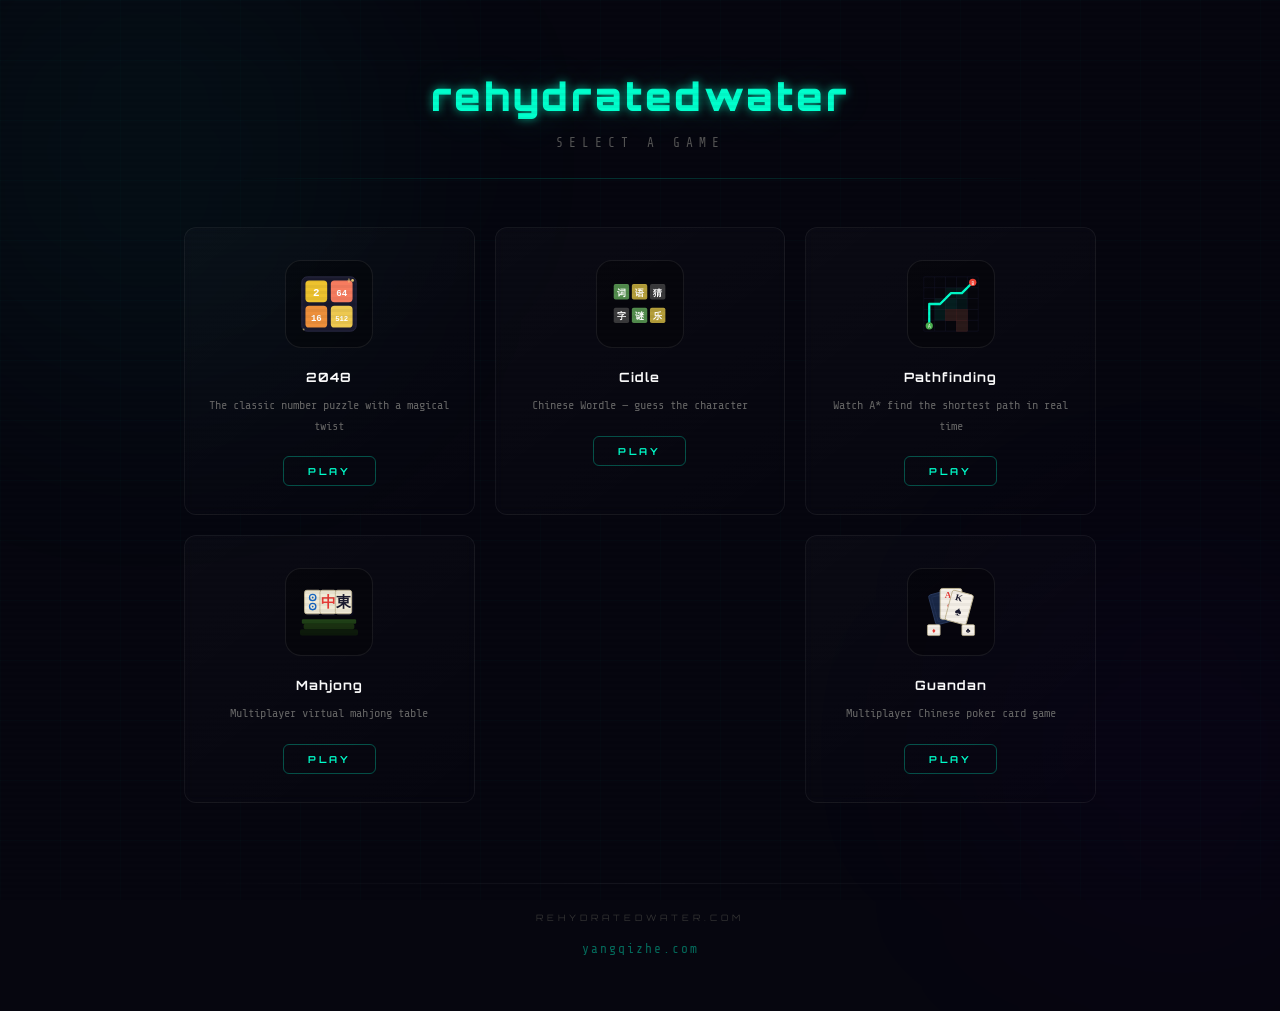
<file: index.html>
<!DOCTYPE html>
<html lang="en">
<head>
  <meta charset="UTF-8">
  <meta name="viewport" content="width=device-width, initial-scale=1.0">
  <title>rehydratedwater</title>
  <link rel="preconnect" href="https://fonts.googleapis.com">
  <link rel="preconnect" href="https://fonts.gstatic.com" crossorigin>
  <link href="https://fonts.googleapis.com/css2?family=Share+Tech+Mono&family=Orbitron:wght@400;700;900&display=swap" rel="stylesheet">
  <style>
    * {
      margin: 0;
      padding: 0;
      box-sizing: border-box;
    }

    body {
      font-family: 'Share Tech Mono', monospace;
      background: #06060f;
      color: #d0d0d0;
      min-height: 100vh;
      display: flex;
      flex-direction: column;
      align-items: center;
      overflow-x: hidden;
    }

    /* Animated grid background */
    body::before {
      content: '';
      position: fixed;
      top: 0;
      left: 0;
      width: 100%;
      height: 100%;
      background:
        linear-gradient(rgba(0, 255, 204, 0.015) 1px, transparent 1px),
        linear-gradient(90deg, rgba(0, 255, 204, 0.015) 1px, transparent 1px);
      background-size: 60px 60px;
      pointer-events: none;
      z-index: 0;
      animation: gridScroll 20s linear infinite;
    }

    @keyframes gridScroll {
      0% { transform: translate(0, 0); }
      100% { transform: translate(60px, 60px); }
    }

    /* Scanline overlay */
    body::after {
      content: '';
      position: fixed;
      top: 0;
      left: 0;
      width: 100%;
      height: 100%;
      background: repeating-linear-gradient(
        transparent,
        transparent 3px,
        rgba(0, 0, 0, 0.04) 3px,
        rgba(0, 0, 0, 0.04) 6px
      );
      pointer-events: none;
      z-index: 100;
    }

    /* Ambient glow spots */
    .ambient {
      position: fixed;
      border-radius: 50%;
      filter: blur(120px);
      pointer-events: none;
      z-index: 0;
    }

    .ambient-1 {
      width: 500px;
      height: 500px;
      background: rgba(0, 255, 204, 0.04);
      top: -100px;
      left: -100px;
      animation: float1 12s ease-in-out infinite alternate;
    }

    .ambient-2 {
      width: 400px;
      height: 400px;
      background: rgba(120, 0, 255, 0.03);
      bottom: -50px;
      right: -100px;
      animation: float2 15s ease-in-out infinite alternate;
    }

    @keyframes float1 {
      0% { transform: translate(0, 0); }
      100% { transform: translate(80px, 60px); }
    }

    @keyframes float2 {
      0% { transform: translate(0, 0); }
      100% { transform: translate(-60px, -80px); }
    }

    header {
      position: relative;
      z-index: 1;
      text-align: center;
      padding: 72px 20px 20px;
    }

    h1 {
      font-family: 'Orbitron', sans-serif;
      font-weight: 900;
      font-size: 2.4rem;
      color: #00ffcc;
      text-shadow:
        0 0 10px rgba(0, 255, 204, 0.6),
        0 0 40px rgba(0, 255, 204, 0.2);
      animation: titleGlow 4s ease-in-out infinite alternate;
      letter-spacing: 3px;
    }

    @keyframes titleGlow {
      from {
        text-shadow:
          0 0 10px rgba(0, 255, 204, 0.6),
          0 0 40px rgba(0, 255, 204, 0.2);
      }
      to {
        text-shadow:
          0 0 15px rgba(0, 255, 204, 0.9),
          0 0 50px rgba(0, 255, 204, 0.3),
          0 0 80px rgba(0, 255, 204, 0.1);
      }
    }

    .subtitle {
      margin-top: 16px;
      font-size: 0.8rem;
      color: #555;
      letter-spacing: 6px;
      text-transform: uppercase;
    }

    .divider {
      position: relative;
      z-index: 1;
      width: 100%;
      max-width: 800px;
      height: 1px;
      background: linear-gradient(90deg, transparent, rgba(0, 255, 204, 0.2), transparent);
      margin: 8px auto 0;
    }

    .games {
      position: relative;
      z-index: 1;
      display: grid;
      grid-template-columns: repeat(3, 1fr);
      gap: 20px;
      padding: 48px 24px;
      max-width: 960px;
      width: 100%;
      flex: 1;
    }

    /* Center the last row if it has fewer items */
    .games .card:nth-child(4) {
      grid-column: 1 / 2;
      margin-left: auto;
      margin-right: 0;
      width: 100%;
    }

    .games .card:nth-child(5) {
      grid-column: 3 / 4;
      margin-left: 0;
      margin-right: auto;
      width: 100%;
    }

    .card {
      display: flex;
      flex-direction: column;
      align-items: center;
      background: linear-gradient(145deg, rgba(255, 255, 255, 0.025), rgba(255, 255, 255, 0.005));
      border: 1px solid rgba(255, 255, 255, 0.06);
      border-radius: 12px;
      padding: 32px 20px 28px;
      text-decoration: none;
      color: #d0d0d0;
      transition: all 0.35s cubic-bezier(0.4, 0, 0.2, 1);
      position: relative;
      overflow: hidden;
      backdrop-filter: blur(4px);
    }

    /* Hover glow effect on card */
    .card::before {
      content: '';
      position: absolute;
      top: 0;
      left: 0;
      right: 0;
      bottom: 0;
      border-radius: 12px;
      background: radial-gradient(ellipse at 50% 0%, rgba(0, 255, 204, 0.06) 0%, transparent 70%);
      opacity: 0;
      transition: opacity 0.35s ease;
      pointer-events: none;
    }

    .card:hover::before {
      opacity: 1;
    }

    .card:hover {
      border-color: rgba(0, 255, 204, 0.3);
      transform: translateY(-6px);
      box-shadow:
        0 8px 32px rgba(0, 255, 204, 0.08),
        0 0 0 1px rgba(0, 255, 204, 0.1);
    }

    .card-icon {
      width: 88px;
      height: 88px;
      margin-bottom: 20px;
      border-radius: 16px;
      border: 1px solid rgba(255, 255, 255, 0.08);
      background: rgba(0, 0, 0, 0.3);
      display: flex;
      align-items: center;
      justify-content: center;
      padding: 14px;
      transition: all 0.35s ease;
    }

    .card-icon svg {
      width: 100%;
      height: 100%;
    }

    .card:hover .card-icon {
      border-color: rgba(0, 255, 204, 0.25);
      box-shadow: 0 0 20px rgba(0, 255, 204, 0.06);
    }

    .card-title {
      font-family: 'Orbitron', sans-serif;
      font-weight: 700;
      font-size: 0.8rem;
      margin-bottom: 8px;
      color: #fff;
      text-align: center;
      line-height: 1.5;
      letter-spacing: 1px;
    }

    .card-desc {
      font-size: 0.75rem;
      color: #666;
      text-align: center;
      line-height: 1.7;
      max-width: 240px;
    }

    .card-play {
      margin-top: 20px;
      font-family: 'Orbitron', sans-serif;
      font-weight: 700;
      font-size: 0.6rem;
      color: #00ffcc;
      border: 1px solid rgba(0, 255, 204, 0.3);
      border-radius: 6px;
      padding: 8px 24px;
      transition: all 0.25s ease;
      letter-spacing: 3px;
      text-transform: uppercase;
    }

    .card:hover .card-play {
      background: rgba(0, 255, 204, 0.1);
      border-color: rgba(0, 255, 204, 0.6);
      box-shadow: 0 0 16px rgba(0, 255, 204, 0.1);
    }

    footer {
      position: relative;
      z-index: 1;
      text-align: center;
      padding: 32px 20px 48px;
      width: 100%;
      max-width: 960px;
    }

    .footer-divider {
      width: 100%;
      height: 1px;
      background: linear-gradient(90deg, transparent, rgba(255, 255, 255, 0.06), transparent);
      margin-bottom: 28px;
    }

    .footer-brand {
      font-family: 'Orbitron', sans-serif;
      font-size: 0.55rem;
      color: #333;
      letter-spacing: 4px;
      text-transform: uppercase;
      margin-bottom: 12px;
    }

    .footer-link {
      display: inline-block;
      font-family: 'Share Tech Mono', monospace;
      font-size: 0.8rem;
      color: #00ffcc;
      text-decoration: none;
      opacity: 0.4;
      transition: all 0.3s ease;
      letter-spacing: 2px;
      padding: 6px 16px;
      border: 1px solid transparent;
      border-radius: 4px;
    }

    .footer-link:hover {
      opacity: 1;
      border-color: rgba(0, 255, 204, 0.2);
      background: rgba(0, 255, 204, 0.03);
    }

    @media (max-width: 700px) {
      h1 {
        font-size: 1.5rem;
      }

      .subtitle {
        font-size: 0.65rem;
        letter-spacing: 3px;
      }

      header {
        padding: 48px 16px 16px;
      }

      .games {
        grid-template-columns: 1fr;
        padding: 32px 16px;
        gap: 16px;
      }

      .games .card:nth-child(4),
      .games .card:nth-child(5) {
        grid-column: auto;
        margin-left: 0;
        margin-right: 0;
      }

      .card {
        padding: 28px 20px 24px;
      }

      .card-icon {
        width: 72px;
        height: 72px;
        padding: 12px;
      }
    }
  </style>
</head>
<body>

  <div class="ambient ambient-1"></div>
  <div class="ambient ambient-2"></div>

  <header>
    <h1>rehydratedwater</h1>
    <p class="subtitle">select a game</p>
  </header>

  <div class="divider"></div>

  <main class="games">
    <a href="/game/2048/" class="card">
      <div class="card-icon">
        <!-- 2048: 4x4 grid with number tiles -->
        <svg viewBox="0 0 64 64" fill="none" xmlns="http://www.w3.org/2000/svg">
          <rect x="2" y="2" width="60" height="60" rx="6" fill="#1a1a2e" stroke="#2a2a44" stroke-width="1"/>
          <rect x="6" y="6" width="24" height="24" rx="4" fill="#edc22e"/>
          <rect x="34" y="6" width="24" height="24" rx="4" fill="#f67c5f"/>
          <rect x="6" y="34" width="24" height="24" rx="4" fill="#ed8f3b"/>
          <rect x="34" y="34" width="24" height="24" rx="4" fill="#edc850"/>
          <text x="18" y="23" text-anchor="middle" fill="#fff" font-family="monospace" font-weight="bold" font-size="12">2</text>
          <text x="46" y="23" text-anchor="middle" fill="#fff" font-family="monospace" font-weight="bold" font-size="10">64</text>
          <text x="18" y="51" text-anchor="middle" fill="#fff" font-family="monospace" font-weight="bold" font-size="10">16</text>
          <text x="46" y="51" text-anchor="middle" fill="#fff" font-family="monospace" font-weight="bold" font-size="8">512</text>
          <!-- Sparkle accents for the "magicful" theme -->
          <circle cx="58" cy="6" r="1.5" fill="#ffe082" opacity="0.9"/>
          <circle cx="4" cy="60" r="1" fill="#ffe082" opacity="0.6"/>
          <path d="M54 3 L55.5 6 L54 9 L52.5 6Z" fill="#ffe082" opacity="0.5"/>
        </svg>
      </div>
      <div class="card-title">2048</div>
      <div class="card-desc">The classic number puzzle with a magical twist</div>
      <div class="card-play">play</div>
    </a>

    <a href="/game/cidle/" class="card">
      <div class="card-icon">
        <!-- Cidle: Chinese character Wordle grid -->
        <svg viewBox="0 0 64 64" fill="none" xmlns="http://www.w3.org/2000/svg">
          <rect x="3" y="10" width="17" height="17" rx="2" fill="#538d4e"/>
          <rect x="23" y="10" width="17" height="17" rx="2" fill="#b59f3b"/>
          <rect x="43" y="10" width="17" height="17" rx="2" fill="#3a3a3c"/>
          <rect x="3" y="36" width="17" height="17" rx="2" fill="#3a3a3c"/>
          <rect x="23" y="36" width="17" height="17" rx="2" fill="#538d4e"/>
          <rect x="43" y="36" width="17" height="17" rx="2" fill="#b59f3b"/>
          <text x="11.5" y="23" text-anchor="middle" fill="#fff" font-family="serif" font-weight="bold" font-size="10">词</text>
          <text x="31.5" y="23" text-anchor="middle" fill="#fff" font-family="serif" font-weight="bold" font-size="10">语</text>
          <text x="51.5" y="23" text-anchor="middle" fill="#fff" font-family="serif" font-weight="bold" font-size="10">猜</text>
          <text x="11.5" y="49" text-anchor="middle" fill="#fff" font-family="serif" font-weight="bold" font-size="10">字</text>
          <text x="31.5" y="49" text-anchor="middle" fill="#fff" font-family="serif" font-weight="bold" font-size="10">谜</text>
          <text x="51.5" y="49" text-anchor="middle" fill="#fff" font-family="serif" font-weight="bold" font-size="10">乐</text>
        </svg>
      </div>
      <div class="card-title">Cidle</div>
      <div class="card-desc">Chinese Wordle &mdash; guess the character</div>
      <div class="card-play">play</div>
    </a>

    <a href="/game/pathfinding/" class="card">
      <div class="card-icon">
        <!-- Pathfinding: Grid with A* path -->
        <svg viewBox="0 0 64 64" fill="none" xmlns="http://www.w3.org/2000/svg">
          <!-- Grid lines -->
          <line x1="2" y1="2" x2="62" y2="2" stroke="#1a1a2e" stroke-width="0.5"/>
          <line x1="2" y1="14" x2="62" y2="14" stroke="#1a1a2e" stroke-width="0.5"/>
          <line x1="2" y1="26" x2="62" y2="26" stroke="#1a1a2e" stroke-width="0.5"/>
          <line x1="2" y1="38" x2="62" y2="38" stroke="#1a1a2e" stroke-width="0.5"/>
          <line x1="2" y1="50" x2="62" y2="50" stroke="#1a1a2e" stroke-width="0.5"/>
          <line x1="2" y1="62" x2="62" y2="62" stroke="#1a1a2e" stroke-width="0.5"/>
          <line x1="2" y1="2" x2="2" y2="62" stroke="#1a1a2e" stroke-width="0.5"/>
          <line x1="14" y1="2" x2="14" y2="62" stroke="#1a1a2e" stroke-width="0.5"/>
          <line x1="26" y1="2" x2="26" y2="62" stroke="#1a1a2e" stroke-width="0.5"/>
          <line x1="38" y1="2" x2="38" y2="62" stroke="#1a1a2e" stroke-width="0.5"/>
          <line x1="50" y1="2" x2="50" y2="62" stroke="#1a1a2e" stroke-width="0.5"/>
          <line x1="62" y1="2" x2="62" y2="62" stroke="#1a1a2e" stroke-width="0.5"/>
          <!-- Explored nodes (faded) -->
          <rect x="14" y="26" width="12" height="12" fill="rgba(0,255,204,0.08)"/>
          <rect x="14" y="38" width="12" height="12" fill="rgba(0,255,204,0.08)"/>
          <rect x="26" y="14" width="12" height="12" fill="rgba(0,255,204,0.06)"/>
          <rect x="26" y="26" width="12" height="12" fill="rgba(0,255,204,0.1)"/>
          <rect x="38" y="14" width="12" height="12" fill="rgba(0,255,204,0.08)"/>
          <rect x="38" y="26" width="12" height="12" fill="rgba(0,255,204,0.06)"/>
          <!-- Wall blocks -->
          <rect x="26" y="38" width="12" height="12" fill="#2a1a1a" stroke="#442222" stroke-width="0.5"/>
          <rect x="38" y="38" width="12" height="12" fill="#2a1a1a" stroke="#442222" stroke-width="0.5"/>
          <rect x="38" y="50" width="12" height="12" fill="#2a1a1a" stroke="#442222" stroke-width="0.5"/>
          <!-- Path -->
          <path d="M8 56 L8 32 L20 32 L32 20 L44 20 L56 8" stroke="#00ffcc" stroke-width="2.5" stroke-linecap="round" stroke-linejoin="round"/>
          <!-- Start node -->
          <circle cx="8" cy="56" r="4" fill="#4caf50"/>
          <text x="8" y="58.5" text-anchor="middle" fill="#fff" font-family="monospace" font-size="5">A</text>
          <!-- End node -->
          <circle cx="56" cy="8" r="4" fill="#f44336"/>
          <text x="56" y="10.5" text-anchor="middle" fill="#fff" font-family="monospace" font-size="5">B</text>
        </svg>
      </div>
      <div class="card-title">Pathfinding</div>
      <div class="card-desc">Watch A* find the shortest path in real time</div>
      <div class="card-play">play</div>
    </a>

    <a href="/mahjong/" class="card">
      <div class="card-icon">
        <!-- Mahjong: Traditional tiles with 3D effect -->
        <svg viewBox="0 0 64 64" fill="none" xmlns="http://www.w3.org/2000/svg">
          <!-- Tile shadows for depth -->
          <rect x="7" y="10" width="18" height="26" rx="2.5" fill="#0a0a1a"/>
          <rect x="24" y="10" width="18" height="26" rx="2.5" fill="#0a0a1a"/>
          <rect x="41" y="10" width="18" height="26" rx="2.5" fill="#0a0a1a"/>
          <!-- Tile 1: Two circles (pin suit) -->
          <rect x="5" y="8" width="18" height="26" rx="2.5" fill="#f0ead6" stroke="#c4b998" stroke-width="1"/>
          <circle cx="14" cy="16" r="3.5" fill="none" stroke="#1565c0" stroke-width="1.5"/>
          <circle cx="14" cy="16" r="1" fill="#1565c0"/>
          <circle cx="14" cy="26" r="3.5" fill="none" stroke="#1565c0" stroke-width="1.5"/>
          <circle cx="14" cy="26" r="1" fill="#1565c0"/>
          <!-- Tile 2: Red dragon (chun) -->
          <rect x="22" y="8" width="18" height="26" rx="2.5" fill="#f0ead6" stroke="#c4b998" stroke-width="1"/>
          <text x="31" y="26" text-anchor="middle" fill="#e53935" font-family="serif" font-weight="bold" font-size="16">中</text>
          <!-- Tile 3: East wind -->
          <rect x="39" y="8" width="18" height="26" rx="2.5" fill="#f0ead6" stroke="#c4b998" stroke-width="1"/>
          <text x="48" y="26" text-anchor="middle" fill="#1a1a2e" font-family="serif" font-weight="bold" font-size="16">東</text>
          <!-- Table edge -->
          <rect x="2" y="40" width="60" height="5" rx="1.5" fill="#33691e" opacity="0.6"/>
          <rect x="4" y="45" width="56" height="6" rx="2" fill="#2e5a16" opacity="0.5"/>
          <rect x="0" y="51" width="64" height="7" rx="2" fill="#1b3a0a" opacity="0.4"/>
        </svg>
      </div>
      <div class="card-title">Mahjong</div>
      <div class="card-desc">Multiplayer virtual mahjong table</div>
      <div class="card-play">play</div>
    </a>

    <a href="/guandan/" class="card">
      <div class="card-icon">
        <!-- Guandan: Fanned playing cards with suits -->
        <svg viewBox="0 0 64 64" fill="none" xmlns="http://www.w3.org/2000/svg">
          <!-- Card 1 (back, rotated left) -->
          <g transform="rotate(-15, 32, 38)">
            <rect x="14" y="8" width="24" height="34" rx="2.5" fill="#1a2847" stroke="#2a3a5e" stroke-width="1"/>
            <rect x="17" y="11" width="18" height="28" rx="1" fill="none" stroke="#2a3a5e" stroke-width="0.5"/>
          </g>
          <!-- Card 2 (center, face up - Ace of Hearts) -->
          <rect x="20" y="6" width="24" height="34" rx="2.5" fill="#f5f0e8" stroke="#c4b998" stroke-width="1"/>
          <text x="25" y="16" fill="#e53935" font-family="serif" font-weight="bold" font-size="10">A</text>
          <text x="32" y="32" text-anchor="middle" fill="#e53935" font-family="serif" font-size="16">&hearts;</text>
          <!-- Card 3 (rotated right) -->
          <g transform="rotate(15, 32, 38)">
            <rect x="26" y="8" width="24" height="34" rx="2.5" fill="#f5f0e8" stroke="#c4b998" stroke-width="1"/>
            <text x="31" y="18" fill="#1a1a2e" font-family="serif" font-weight="bold" font-size="10">K</text>
            <text x="38" y="34" text-anchor="middle" fill="#1a1a2e" font-family="serif" font-size="14">&spades;</text>
          </g>
          <!-- "Bomb" accent: small stacked pair at bottom -->
          <rect x="6" y="46" width="14" height="12" rx="1.5" fill="#f5f0e8" stroke="#c4b998" stroke-width="0.8"/>
          <text x="13" y="55" text-anchor="middle" fill="#e53935" font-family="serif" font-weight="bold" font-size="8">&diams;</text>
          <rect x="44" y="46" width="14" height="12" rx="1.5" fill="#f5f0e8" stroke="#c4b998" stroke-width="0.8"/>
          <text x="51" y="55" text-anchor="middle" fill="#1a1a2e" font-family="serif" font-weight="bold" font-size="8">&clubs;</text>
        </svg>
      </div>
      <div class="card-title">Guandan</div>
      <div class="card-desc">Multiplayer Chinese poker card game</div>
      <div class="card-play">play</div>
    </a>
  </main>

  <footer>
    <div class="footer-divider"></div>
    <div class="footer-brand">rehydratedwater.com</div>
    <a class="footer-link" href="https://yangqizhe.com">yangqizhe.com</a>
  </footer>

</body>
</html>
</file>
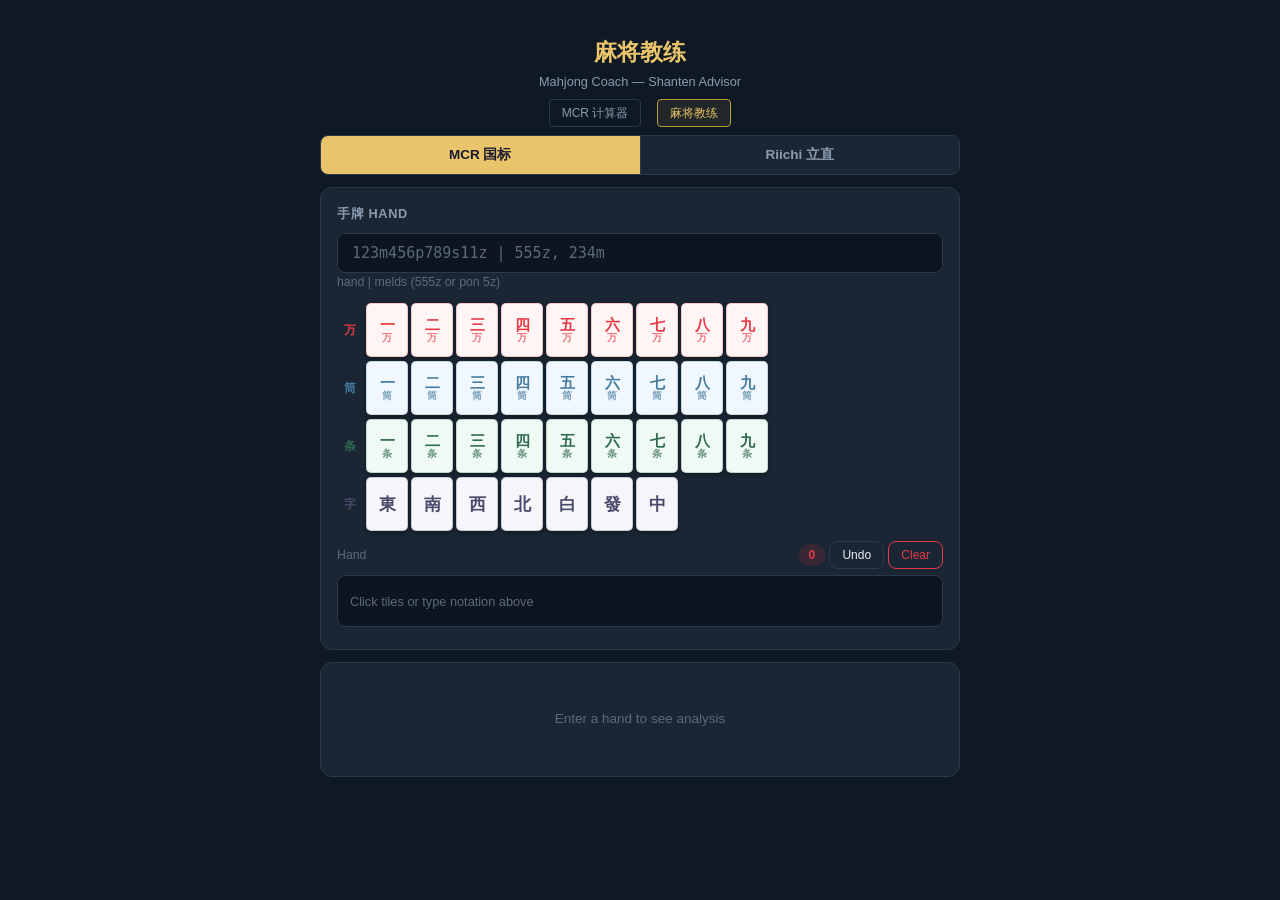
<file: mahjong-coach/index.html>
<!DOCTYPE html>
<html lang="zh-CN">
<head>
  <meta charset="UTF-8">
  <meta name="viewport" content="width=device-width, initial-scale=1.0, maximum-scale=1.0, user-scalable=no">
  <title>麻将教练 — Mahjong Coach</title>
  <link rel="stylesheet" href="../mahjong-shared/style.css">
</head>
<body>
  <div class="app-container">
    <!-- Header -->
    <div class="app-header">
      <h1>麻将教练</h1>
      <div class="subtitle">Mahjong Coach — Shanten Advisor</div>
      <div class="nav-links">
        <a href="/mcr-calc">MCR 计算器</a>
        <a href="/mahjong-coach" class="active">麻将教练</a>
      </div>
    </div>

    <!-- Mode Selector -->
    <div class="mode-tabs">
      <button class="mode-tab active" data-mode="mcr">MCR 国标</button>
      <button class="mode-tab" data-mode="riichi">Riichi 立直</button>
    </div>

    <!-- Hand Input -->
    <div class="card">
      <div class="card-title">手牌 Hand</div>
      <div class="input-group">
        <input type="text" id="handInput" placeholder="123m456p789s11z | 555z, 234m" autocomplete="off" autocorrect="off" autocapitalize="off" spellcheck="false">
        <div class="fs-sm text-muted" id="inputHint">hand | melds (555z or pon 5z)</div>
      </div>

      <div class="tile-grid" id="tileGrid"></div>

      <div style="margin-top: 10px">
        <div style="display:flex;align-items:center;justify-content:space-between;margin-bottom:6px">
          <span class="fs-sm text-muted">Hand</span>
          <span>
            <span id="tileCount" class="count-badge valid">0</span>
            <button class="btn btn-sm" id="undoBtn">Undo</button>
            <button class="btn btn-sm btn-danger" id="clearBtn">Clear</button>
          </span>
        </div>
        <div class="hand-display" id="handDisplay"></div>
        <div class="meld-list" id="meldDisplay"></div>
      </div>
    </div>

    <!-- Riichi Panel -->
    <div class="riichi-panel" id="riichiPanel">
      <div class="card">
        <div class="card-title">立直设置 Riichi Settings</div>

        <div class="toggle-group mb">
          <label class="toggle-item">
            <input type="checkbox" id="akaCheck"> 赤ドラ Aka
          </label>
          <label class="toggle-item">
            <input type="checkbox" id="uraCheck"> 裏ドラ Ura
          </label>
        </div>

        <div class="input-row mb">
          <div>
            <label>場風 Round</label>
            <select id="roundWind">
              <option value="0">東 East</option>
              <option value="1">南 South</option>
            </select>
          </div>
          <div>
            <label>自風 Seat</label>
            <select id="seatWind">
              <option value="0">東 East</option>
              <option value="1">南 South</option>
              <option value="2">西 West</option>
              <option value="3">北 North</option>
            </select>
          </div>
        </div>

        <div class="collapsible-header" id="scoreToggle">
          <span class="card-title" style="margin:0">点数 Scores & Strategy</span>
        </div>
        <div class="collapsible-content" id="scoreSection">
          <div class="score-grid mb">
            <div>
              <label>東 East</label>
              <input type="number" id="scoreEast" placeholder="25000">
            </div>
            <div>
              <label>南 South</label>
              <input type="number" id="scoreSouth" placeholder="25000">
            </div>
            <div>
              <label>西 West</label>
              <input type="number" id="scoreWest" placeholder="25000">
            </div>
            <div>
              <label>北 North</label>
              <input type="number" id="scoreNorth" placeholder="25000">
            </div>
          </div>
          <div class="input-group">
            <label>目标 Target Placement</label>
            <select id="targetPlacement">
              <option value="1">1st 一位</option>
              <option value="2">2nd 二位</option>
              <option value="3">3rd 三位</option>
            </select>
          </div>
        </div>
      </div>
    </div>

    <!-- Results -->
    <div class="card results-section" id="resultsCard">
      <div id="resultsContent">
        <div class="result-empty">Enter a hand to see analysis</div>
      </div>
    </div>

    <!-- Strategy -->
    <div class="card hidden" id="strategyCard">
      <div class="card-title">战略建议 Strategy</div>
      <div id="strategyContent"></div>
    </div>
  </div>

  <script src="../mahjong-shared/tiles.js"></script>
  <script src="app.js"></script>
</body>
</html>
</file>
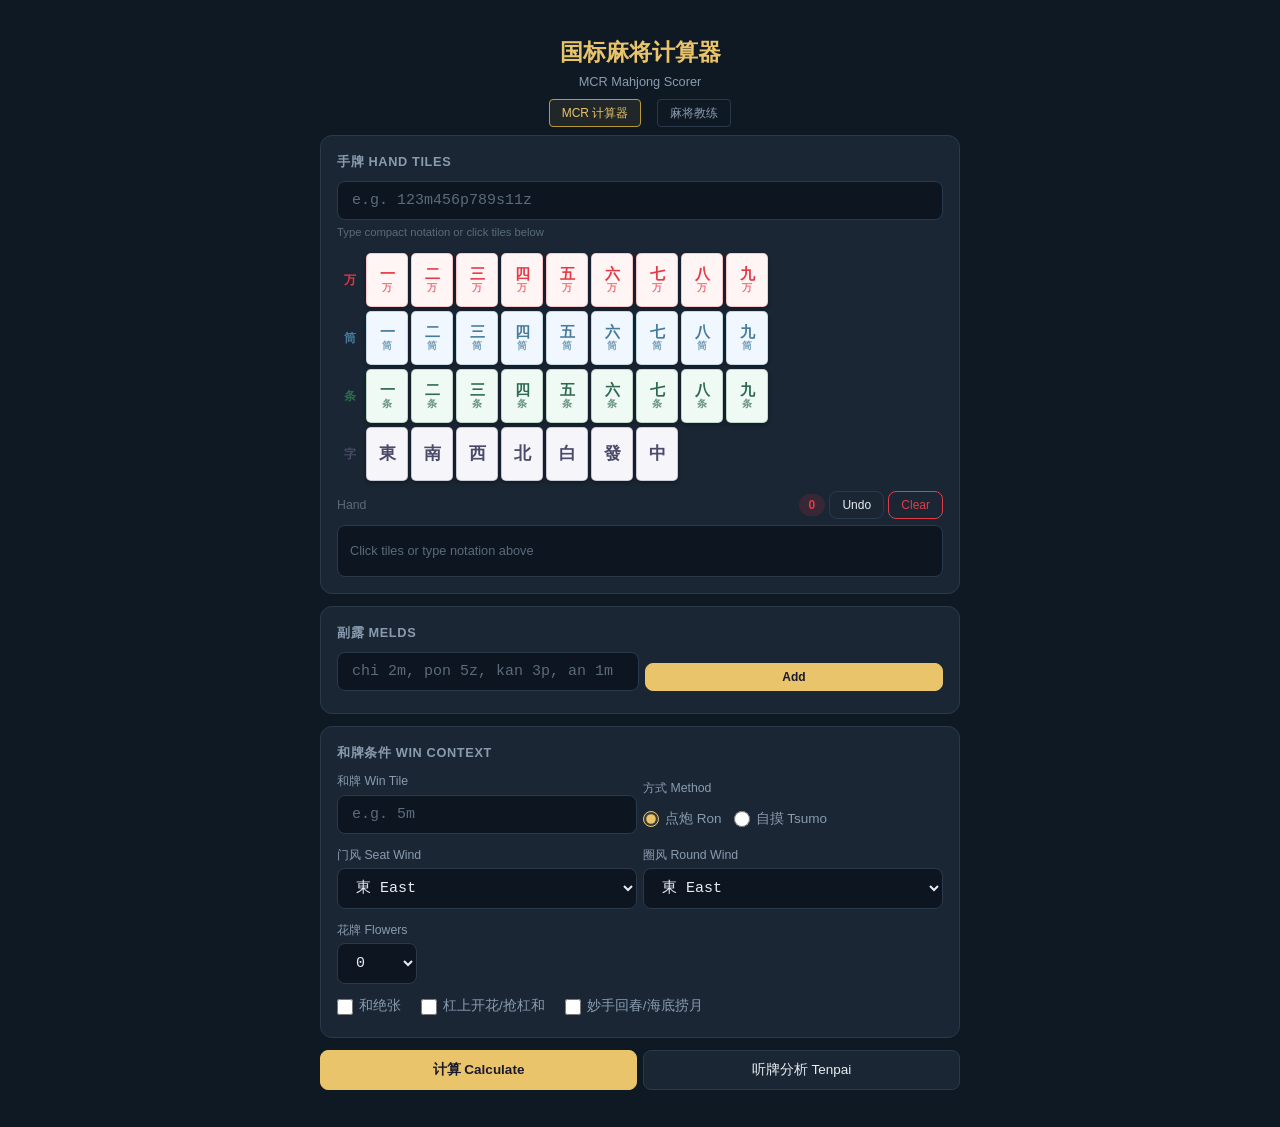
<file: mahjong-mcr/index.html>
<!DOCTYPE html>
<html lang="zh-CN">
<head>
  <meta charset="UTF-8">
  <meta name="viewport" content="width=device-width, initial-scale=1.0, maximum-scale=1.0, user-scalable=no">
  <title>国标麻将计算器 — MCR Scorer</title>
  <link rel="stylesheet" href="../mahjong-shared/style.css">
  <style>
    .context-grid {
      display: grid;
      grid-template-columns: 1fr 1fr;
      gap: var(--gap-sm);
    }
    .context-grid.three-col {
      grid-template-columns: 1fr 1fr 1fr;
    }
    .checkbox-row {
      display: flex;
      flex-wrap: wrap;
      gap: var(--gap) var(--gap-lg);
    }
    .tenpai-info {
      background: rgba(76, 175, 80, 0.08);
      border: 1px solid rgba(76, 175, 80, 0.3);
      border-radius: var(--radius);
      padding: 10px 14px;
      margin-bottom: var(--gap);
    }
    .quick-entry-hint {
      font-size: 0.75rem;
      color: var(--text-muted);
      margin-top: 4px;
    }
    .tab-content { display: none; }
    .tab-content.active { display: block; }
  </style>
</head>
<body>
  <div class="app-container">
    <!-- Header -->
    <div class="app-header">
      <h1>国标麻将计算器</h1>
      <div class="subtitle">MCR Mahjong Scorer</div>
      <div class="nav-links">
        <a href="/mahjong-mcr" class="active">MCR 计算器</a>
        <a href="/mahjong-coach">麻将教练</a>
      </div>
    </div>

    <!-- Hand Input -->
    <div class="card">
      <div class="card-title">手牌 Hand Tiles</div>
      <div class="input-group">
        <input type="text" id="handInput" placeholder="e.g. 123m456p789s11z" autocomplete="off" autocorrect="off" autocapitalize="off" spellcheck="false">
        <div class="quick-entry-hint">Type compact notation or click tiles below</div>
      </div>

      <div class="tile-grid" id="tileGrid"></div>

      <div style="margin-top: 10px">
        <div style="display:flex;align-items:center;justify-content:space-between;margin-bottom:6px">
          <span class="fs-sm text-muted">Hand</span>
          <span>
            <span id="tileCount" class="count-badge valid">0</span>
            <button class="btn btn-sm" id="undoBtn">Undo</button>
            <button class="btn btn-sm btn-danger" id="clearBtn">Clear</button>
          </span>
        </div>
        <div class="hand-display" id="handDisplay"></div>
      </div>
    </div>

    <!-- Melds -->
    <div class="card">
      <div class="card-title">副露 Melds</div>
      <div class="input-row">
        <input type="text" id="meldInput" placeholder="chi 2m, pon 5z, kan 3p, an 1m">
        <button class="btn btn-sm btn-primary" id="addMeldBtn">Add</button>
      </div>
      <div class="meld-list" id="meldDisplay"></div>
    </div>

    <!-- Win Context -->
    <div class="card">
      <div class="card-title">和牌条件 Win Context</div>
      <div class="input-group">
        <div class="input-row">
          <div>
            <label>和牌 Win Tile</label>
            <input type="text" id="winTile" placeholder="e.g. 5m">
          </div>
          <div>
            <label>方式 Method</label>
            <div class="toggle-group" style="padding-top:8px">
              <label class="toggle-item">
                <input type="radio" name="winMethod" value="ron" checked> 点炮 Ron
              </label>
              <label class="toggle-item">
                <input type="radio" name="winMethod" value="tsumo"> 自摸 Tsumo
              </label>
            </div>
          </div>
        </div>
      </div>

      <div class="context-grid" style="margin-bottom: var(--gap)">
        <div>
          <label>门风 Seat Wind</label>
          <select id="seatWind">
            <option value="east">東 East</option>
            <option value="south">南 South</option>
            <option value="west">西 West</option>
            <option value="north">北 North</option>
          </select>
        </div>
        <div>
          <label>圈风 Round Wind</label>
          <select id="prevalentWind">
            <option value="east">東 East</option>
            <option value="south">南 South</option>
            <option value="west">西 West</option>
            <option value="north">北 North</option>
          </select>
        </div>
      </div>

      <div class="input-group">
        <label>花牌 Flowers</label>
        <select id="flowerCount" style="width:auto;min-width:80px">
          <option value="0">0</option>
          <option value="1">1</option>
          <option value="2">2</option>
          <option value="3">3</option>
          <option value="4">4</option>
          <option value="5">5</option>
          <option value="6">6</option>
          <option value="7">7</option>
          <option value="8">8</option>
        </select>
      </div>

      <div class="checkbox-row">
        <label class="toggle-item">
          <input type="checkbox" id="is4thTile"> 和绝张
        </label>
        <label class="toggle-item">
          <input type="checkbox" id="isAboutKong"> 杠上开花/抢杠和
        </label>
        <label class="toggle-item">
          <input type="checkbox" id="isWallLast"> 妙手回春/海底捞月
        </label>
      </div>
    </div>

    <!-- Action Buttons -->
    <div class="btn-group" style="margin-bottom: var(--gap)">
      <button class="btn btn-primary" id="calcBtn" style="flex:1">计算 Calculate</button>
      <button class="btn" id="tenpaiBtn" style="flex:1">听牌分析 Tenpai</button>
    </div>

    <!-- Results -->
    <div class="card results-section" id="resultsCard" style="display:none">
      <div id="resultsContent"></div>
    </div>
  </div>

  <script src="../mahjong-shared/tiles.js"></script>
  <script src="app.js"></script>
</body>
</html>
</file>
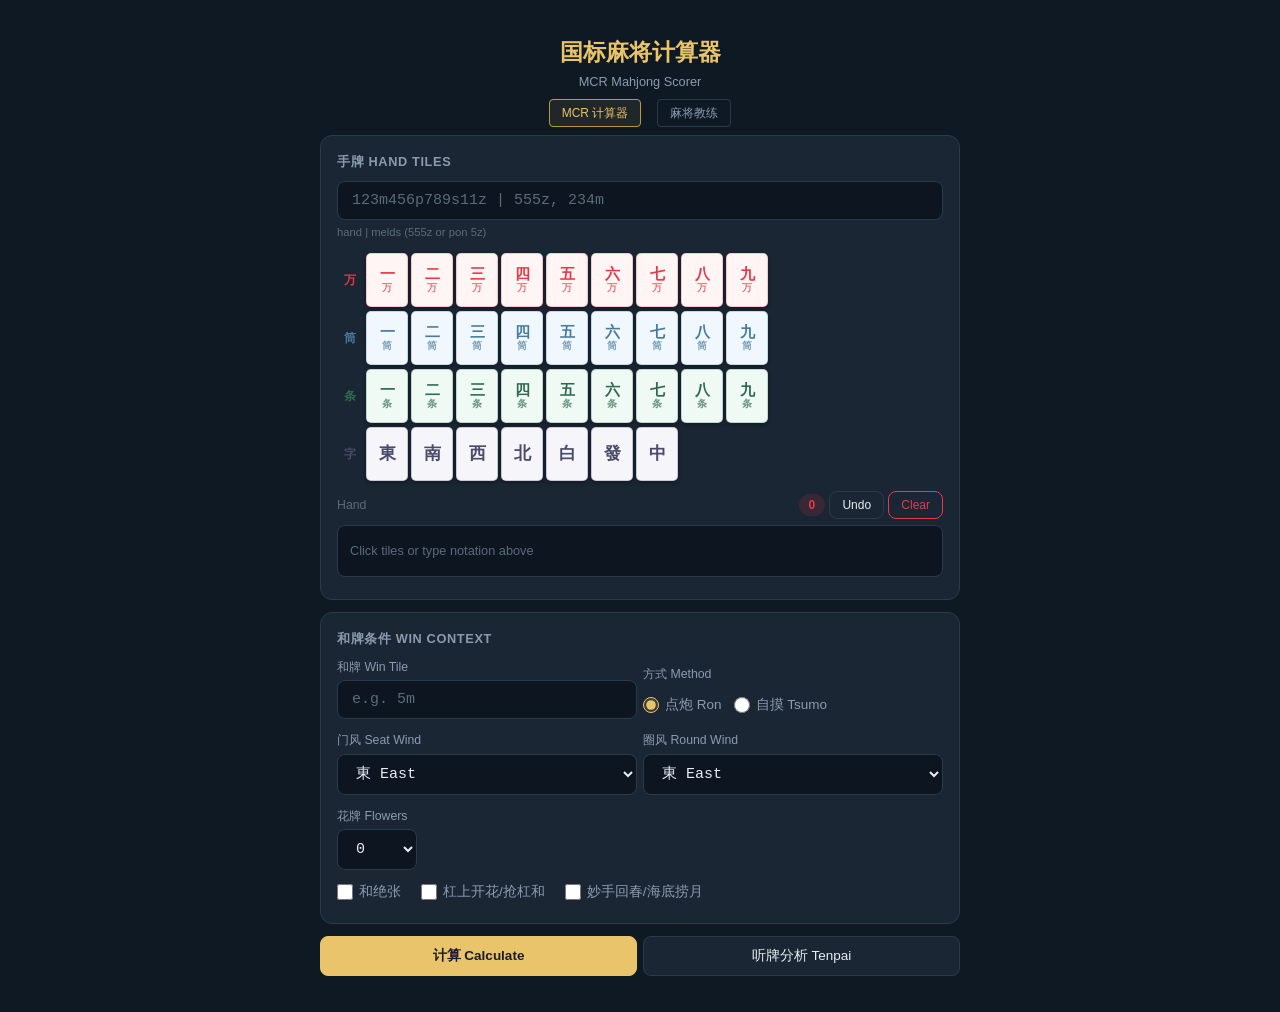
<file: mcr-calc/index.html>
<!DOCTYPE html>
<html lang="zh-CN">
<head>
  <meta charset="UTF-8">
  <meta name="viewport" content="width=device-width, initial-scale=1.0, maximum-scale=1.0, user-scalable=no">
  <title>国标麻将计算器 — MCR Scorer</title>
  <link rel="stylesheet" href="../mahjong-shared/style.css">
  <style>
    .context-grid {
      display: grid;
      grid-template-columns: 1fr 1fr;
      gap: var(--gap-sm);
    }
    .context-grid.three-col {
      grid-template-columns: 1fr 1fr 1fr;
    }
    .checkbox-row {
      display: flex;
      flex-wrap: wrap;
      gap: var(--gap) var(--gap-lg);
    }
    .tenpai-info {
      background: rgba(76, 175, 80, 0.08);
      border: 1px solid rgba(76, 175, 80, 0.3);
      border-radius: var(--radius);
      padding: 10px 14px;
      margin-bottom: var(--gap);
    }
    .quick-entry-hint {
      font-size: 0.75rem;
      color: var(--text-muted);
      margin-top: 4px;
    }
    .tab-content { display: none; }
    .tab-content.active { display: block; }
  </style>
</head>
<body>
  <div class="app-container">
    <!-- Header -->
    <div class="app-header">
      <h1>国标麻将计算器</h1>
      <div class="subtitle">MCR Mahjong Scorer</div>
      <div class="nav-links">
        <a href="/mcr-calc" class="active">MCR 计算器</a>
        <a href="/mahjong-coach">麻将教练</a>
      </div>
    </div>

    <!-- Hand Input -->
    <div class="card">
      <div class="card-title">手牌 Hand Tiles</div>
      <div class="input-group">
        <input type="text" id="handInput" placeholder="123m456p789s11z | 555z, 234m" autocomplete="off" autocorrect="off" autocapitalize="off" spellcheck="false">
        <div class="quick-entry-hint" id="inputHint">hand | melds (555z or pon 5z)</div>
      </div>

      <div class="tile-grid" id="tileGrid"></div>

      <div style="margin-top: 10px">
        <div style="display:flex;align-items:center;justify-content:space-between;margin-bottom:6px">
          <span class="fs-sm text-muted">Hand</span>
          <span>
            <span id="tileCount" class="count-badge valid">0</span>
            <button class="btn btn-sm" id="undoBtn">Undo</button>
            <button class="btn btn-sm btn-danger" id="clearBtn">Clear</button>
          </span>
        </div>
        <div class="hand-display" id="handDisplay"></div>
        <div class="meld-list" id="meldDisplay"></div>
      </div>
    </div>

    <!-- Win Context -->
    <div class="card">
      <div class="card-title">和牌条件 Win Context</div>
      <div class="input-group">
        <div class="input-row">
          <div>
            <label>和牌 Win Tile</label>
            <input type="text" id="winTile" placeholder="e.g. 5m">
          </div>
          <div>
            <label>方式 Method</label>
            <div class="toggle-group" style="padding-top:8px">
              <label class="toggle-item">
                <input type="radio" name="winMethod" value="ron" checked> 点炮 Ron
              </label>
              <label class="toggle-item">
                <input type="radio" name="winMethod" value="tsumo"> 自摸 Tsumo
              </label>
            </div>
          </div>
        </div>
      </div>

      <div class="context-grid" style="margin-bottom: var(--gap)">
        <div>
          <label>门风 Seat Wind</label>
          <select id="seatWind">
            <option value="east">東 East</option>
            <option value="south">南 South</option>
            <option value="west">西 West</option>
            <option value="north">北 North</option>
          </select>
        </div>
        <div>
          <label>圈风 Round Wind</label>
          <select id="prevalentWind">
            <option value="east">東 East</option>
            <option value="south">南 South</option>
            <option value="west">西 West</option>
            <option value="north">北 North</option>
          </select>
        </div>
      </div>

      <div class="input-group">
        <label>花牌 Flowers</label>
        <select id="flowerCount" style="width:auto;min-width:80px">
          <option value="0">0</option>
          <option value="1">1</option>
          <option value="2">2</option>
          <option value="3">3</option>
          <option value="4">4</option>
          <option value="5">5</option>
          <option value="6">6</option>
          <option value="7">7</option>
          <option value="8">8</option>
        </select>
      </div>

      <div class="checkbox-row">
        <label class="toggle-item">
          <input type="checkbox" id="is4thTile"> 和绝张
        </label>
        <label class="toggle-item">
          <input type="checkbox" id="isAboutKong"> 杠上开花/抢杠和
        </label>
        <label class="toggle-item">
          <input type="checkbox" id="isWallLast"> 妙手回春/海底捞月
        </label>
      </div>
    </div>

    <!-- Action Buttons -->
    <div class="btn-group" style="margin-bottom: var(--gap)">
      <button class="btn btn-primary" id="calcBtn" style="flex:1">计算 Calculate</button>
      <button class="btn" id="tenpaiBtn" style="flex:1">听牌分析 Tenpai</button>
    </div>

    <!-- Results -->
    <div class="card results-section" id="resultsCard" style="display:none">
      <div id="resultsContent"></div>
    </div>
  </div>

  <script src="../mahjong-shared/tiles.js"></script>
  <script src="app.js"></script>
</body>
</html>
</file>
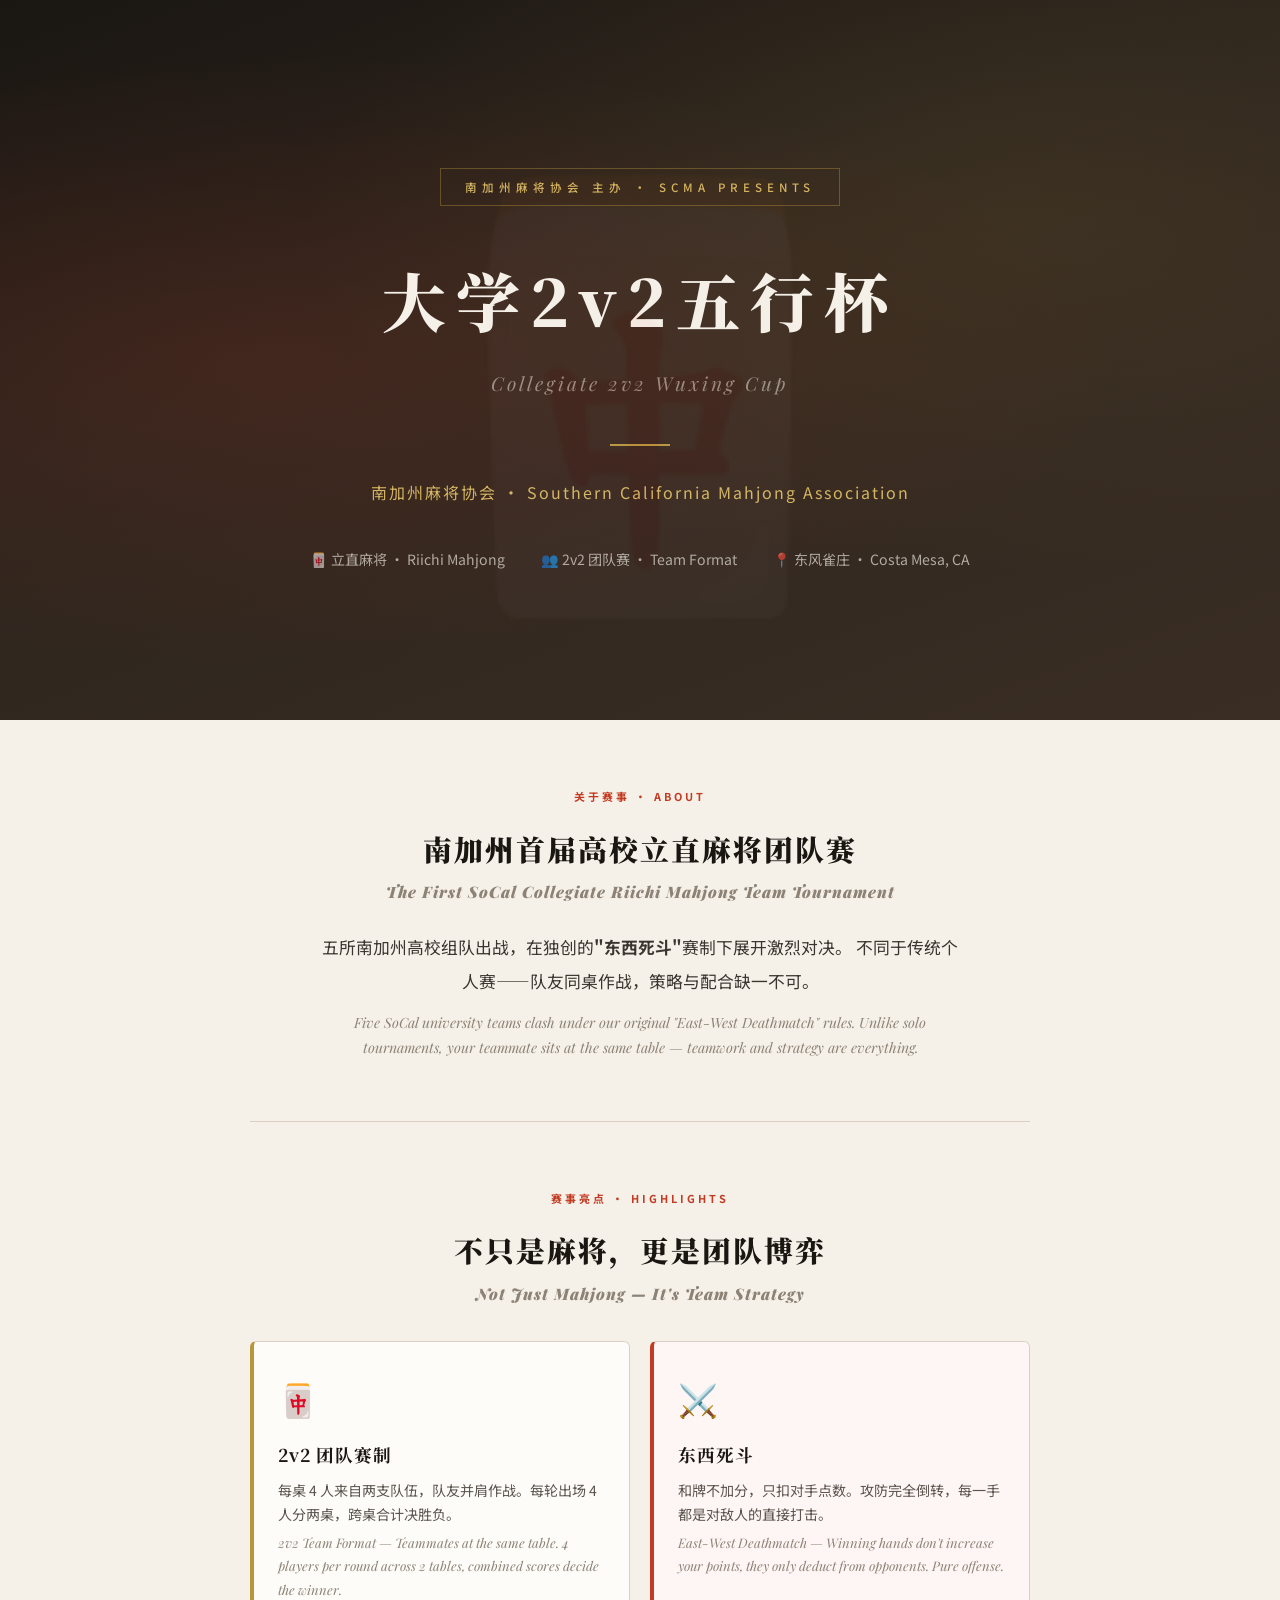
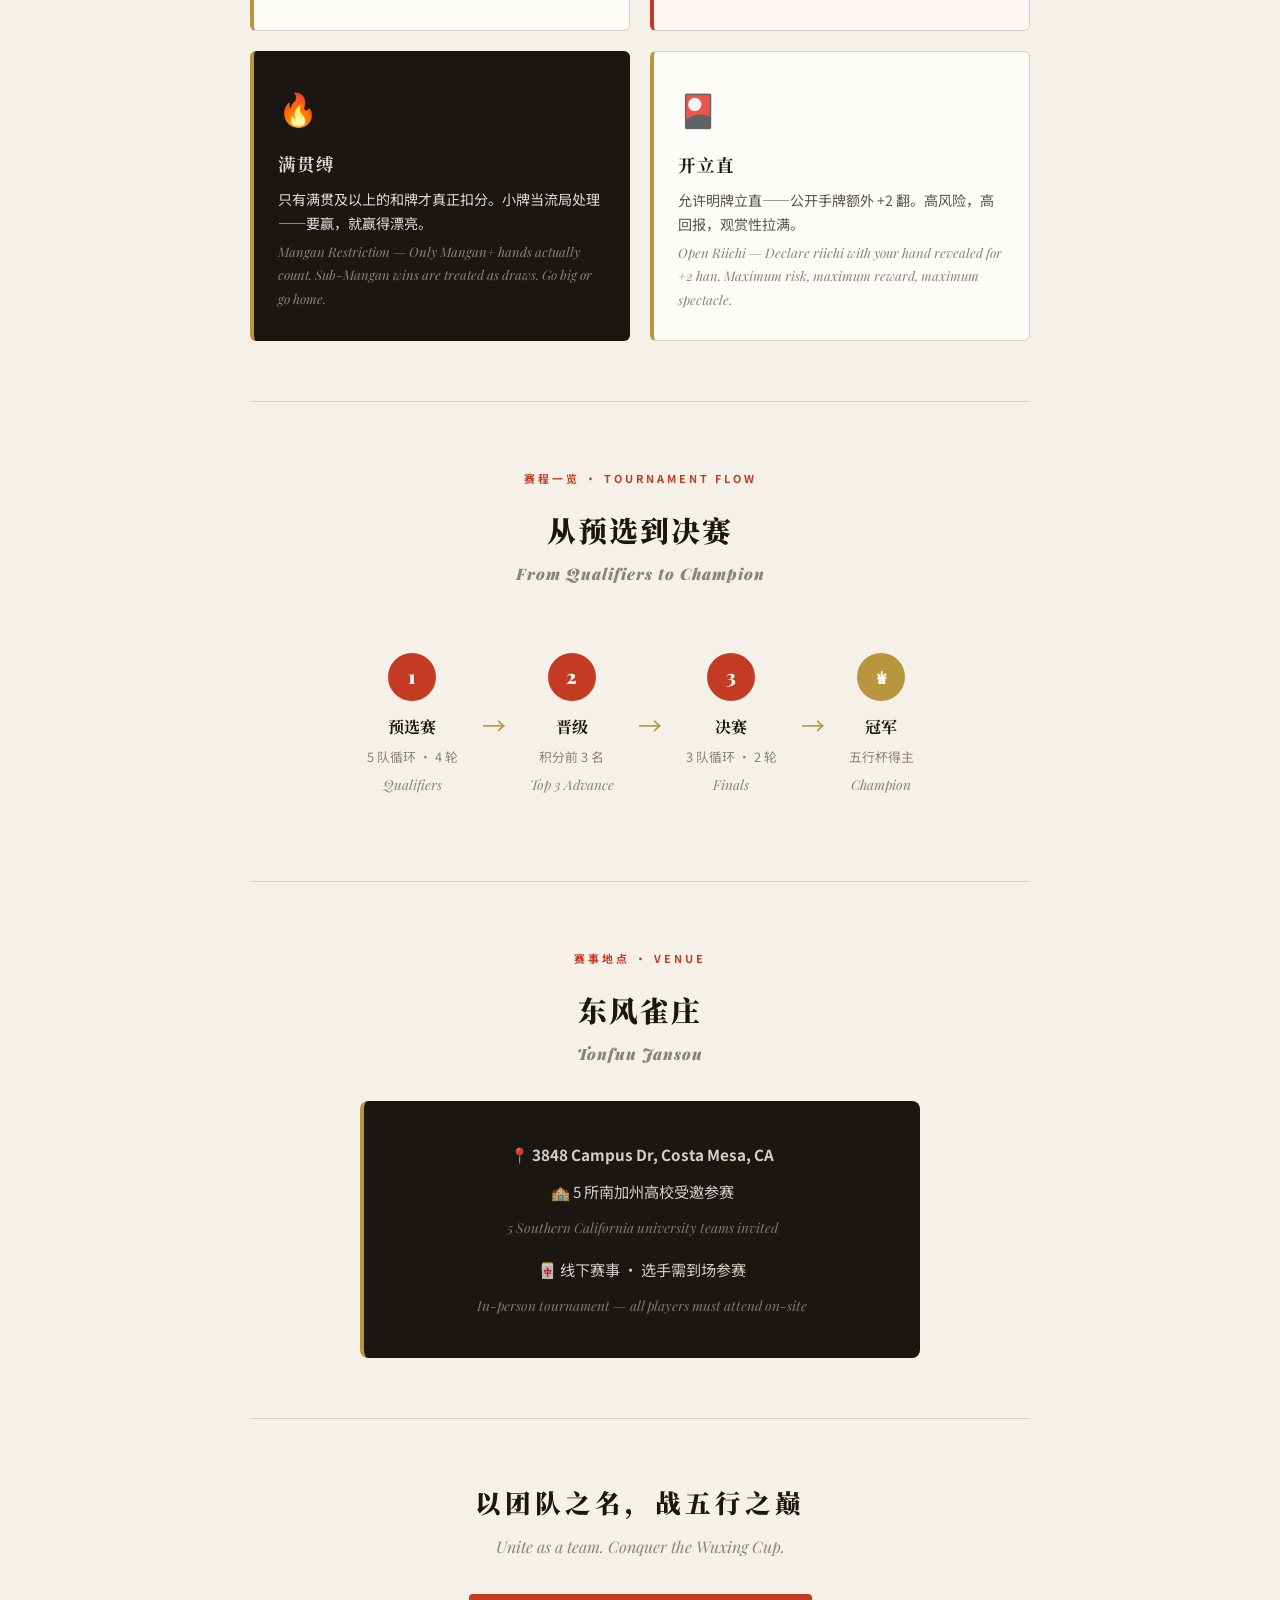
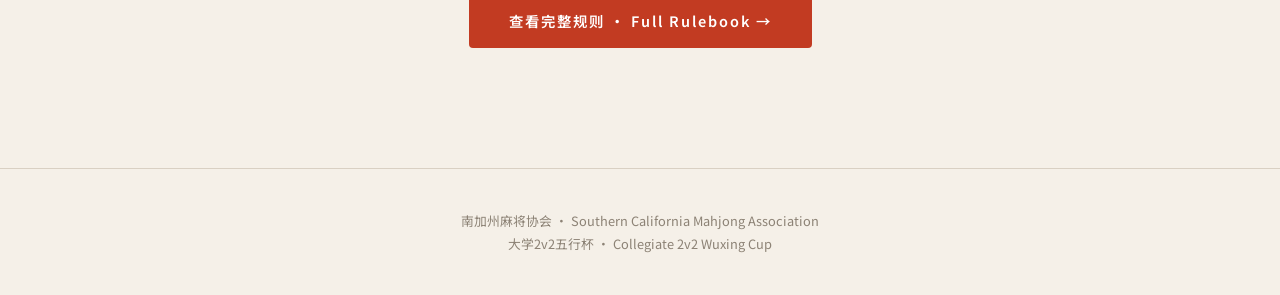
<file: scma/2v2_ad.html>
<!DOCTYPE html>
<html lang="zh-CN">
<head>
<meta charset="UTF-8">
<meta name="viewport" content="width=device-width, initial-scale=1.0">
<title>大学2v2五行杯 · 南加州麻将协会</title>
<link href="https://fonts.googleapis.com/css2?family=Noto+Serif+SC:wght@400;600;700;900&family=Noto+Sans+SC:wght@300;400;500;700&family=Playfair+Display:ital,wght@0,700;0,900;1,700&display=swap" rel="stylesheet">
<link rel="stylesheet" href="propaganda.css">
</head>
<body>

<!-- ══════ HERO ══════ -->
<header class="hero">
  <div class="hero-badge fade-up">南加州麻将协会 主办 · SCMA Presents</div>
  <h1 class="fade-up fade-up-1">大学2v2五行杯</h1>
  <div class="subtitle fade-up fade-up-2">Collegiate 2v2 Wuxing Cup</div>
  <div class="hero-divider fade-up fade-up-2"></div>
  <div class="org fade-up fade-up-3">南加州麻将协会 · Southern California Mahjong Association</div>
  <div class="hero-meta fade-up fade-up-4">
    <span>🀄 立直麻将 · Riichi Mahjong</span>
    <span>👥 2v2 团队赛 · Team Format</span>
    <span>📍 东风雀庄 · Costa Mesa, CA</span>
  </div>
</header>

<!-- ══════ INTRO ══════ -->
<div class="container">
  <section class="intro">
    <div class="section-label">关于赛事 · About</div>
    <h2 class="section-title">
      南加州首届高校立直麻将团队赛
      <span class="en">The First SoCal Collegiate Riichi Mahjong Team Tournament</span>
    </h2>
    <div class="intro-text" style="margin-top: 24px;">
      <p>
        五所南加州高校组队出战，在独创的<strong>"东西死斗"</strong>赛制下展开激烈对决。
        不同于传统个人赛——队友同桌作战，策略与配合缺一不可。
      </p>
      <span class="en">
        Five SoCal university teams clash under our original "East-West Deathmatch" rules.
        Unlike solo tournaments, your teammate sits at the same table — teamwork and strategy are everything.
      </span>
    </div>
  </section>

  <!-- ══════ HIGHLIGHTS ══════ -->
  <section class="highlights">
    <div style="text-align:center;">
      <div class="section-label">赛事亮点 · Highlights</div>
      <h2 class="section-title">
        不只是麻将，更是团队博弈
        <span class="en">Not Just Mahjong — It's Team Strategy</span>
      </h2>
    </div>

    <div class="highlights-grid">
      <div class="hl-card gold fade-up">
        <span class="icon">🀄</span>
        <h3>2v2 团队赛制</h3>
        <p>
          每桌 4 人来自两支队伍，队友并肩作战。每轮出场 4 人分两桌，跨桌合计决胜负。
        </p>
        <span class="en">2v2 Team Format — Teammates at the same table. 4 players per round across 2 tables, combined scores decide the winner.</span>
      </div>

      <div class="hl-card red fade-up fade-up-1">
        <span class="icon">⚔️</span>
        <h3>东西死斗</h3>
        <p>
          和牌不加分，只扣对手点数。攻防完全倒转，每一手都是对敌人的直接打击。
        </p>
        <span class="en">East-West Deathmatch — Winning hands don't increase your points, they only deduct from opponents. Pure offense.</span>
      </div>

      <div class="hl-card dark fade-up fade-up-2">
        <span class="icon">🔥</span>
        <h3>满贯缚</h3>
        <p>
          只有满贯及以上的和牌才真正扣分。小牌当流局处理——要赢，就赢得漂亮。
        </p>
        <span class="en">Mangan Restriction — Only Mangan+ hands actually count. Sub-Mangan wins are treated as draws. Go big or go home.</span>
      </div>

      <div class="hl-card gold fade-up fade-up-3">
        <span class="icon">🎴</span>
        <h3>开立直</h3>
        <p>
          允许明牌立直——公开手牌额外 +2 翻。高风险，高回报，观赏性拉满。
        </p>
        <span class="en">Open Riichi — Declare riichi with your hand revealed for +2 han. Maximum risk, maximum reward, maximum spectacle.</span>
      </div>
    </div>
  </section>

  <!-- ══════ TOURNAMENT FLOW ══════ -->
  <section class="flow-section">
    <div class="section-label">赛程一览 · Tournament Flow</div>
    <h2 class="section-title">
      从预选到决赛
      <span class="en">From Qualifiers to Champion</span>
    </h2>

    <div class="flow-track">
      <div class="flow-step">
        <div class="flow-number">1</div>
        <h4>预选赛</h4>
        <p>5 队循环 · 4 轮</p>
        <span class="en">Qualifiers</span>
      </div>
      <div class="flow-arrow">→</div>
      <div class="flow-step">
        <div class="flow-number">2</div>
        <h4>晋级</h4>
        <p>积分前 3 名</p>
        <span class="en">Top 3 Advance</span>
      </div>
      <div class="flow-arrow">→</div>
      <div class="flow-step">
        <div class="flow-number">3</div>
        <h4>决赛</h4>
        <p>3 队循环 · 2 轮</p>
        <span class="en">Finals</span>
      </div>
      <div class="flow-arrow">→</div>
      <div class="flow-step">
        <div class="flow-number" style="background: var(--gold);">&#9813;</div>
        <h4>冠军</h4>
        <p>五行杯得主</p>
        <span class="en">Champion</span>
      </div>
    </div>
  </section>

  <!-- ══════ VENUE ══════ -->
  <section class="venue-section">
    <div class="section-label">赛事地点 · Venue</div>
    <h2 class="section-title">
      东风雀庄
      <span class="en">Tonfuu Jansou</span>
    </h2>

    <div class="venue-card">
      <p>📍 <strong>3848 Campus Dr, Costa Mesa, CA</strong></p>
      <p>🏫 5 所南加州高校受邀参赛</p>
      <span class="en">5 Southern California university teams invited</span>
      <p style="margin-top: 16px;">🀄 线下赛事 · 选手需到场参赛</p>
      <span class="en">In-person tournament — all players must attend on-site</span>
    </div>
  </section>

  <!-- ══════ CTA ══════ -->
  <section class="cta-section">
    <div class="tagline">以团队之名，战五行之巅</div>
    <div class="tagline-en">Unite as a team. Conquer the Wuxing Cup.</div>
    <a href="2v2_rules.html" class="cta-btn">查看完整规则 · Full Rulebook →</a>
  </section>
</div>

<!-- ══════ FOOTER ══════ -->
<footer class="footer">
  南加州麻将协会 · Southern California Mahjong Association<br>
  大学2v2五行杯 · Collegiate 2v2 Wuxing Cup
</footer>

</body>
</html>
</file>
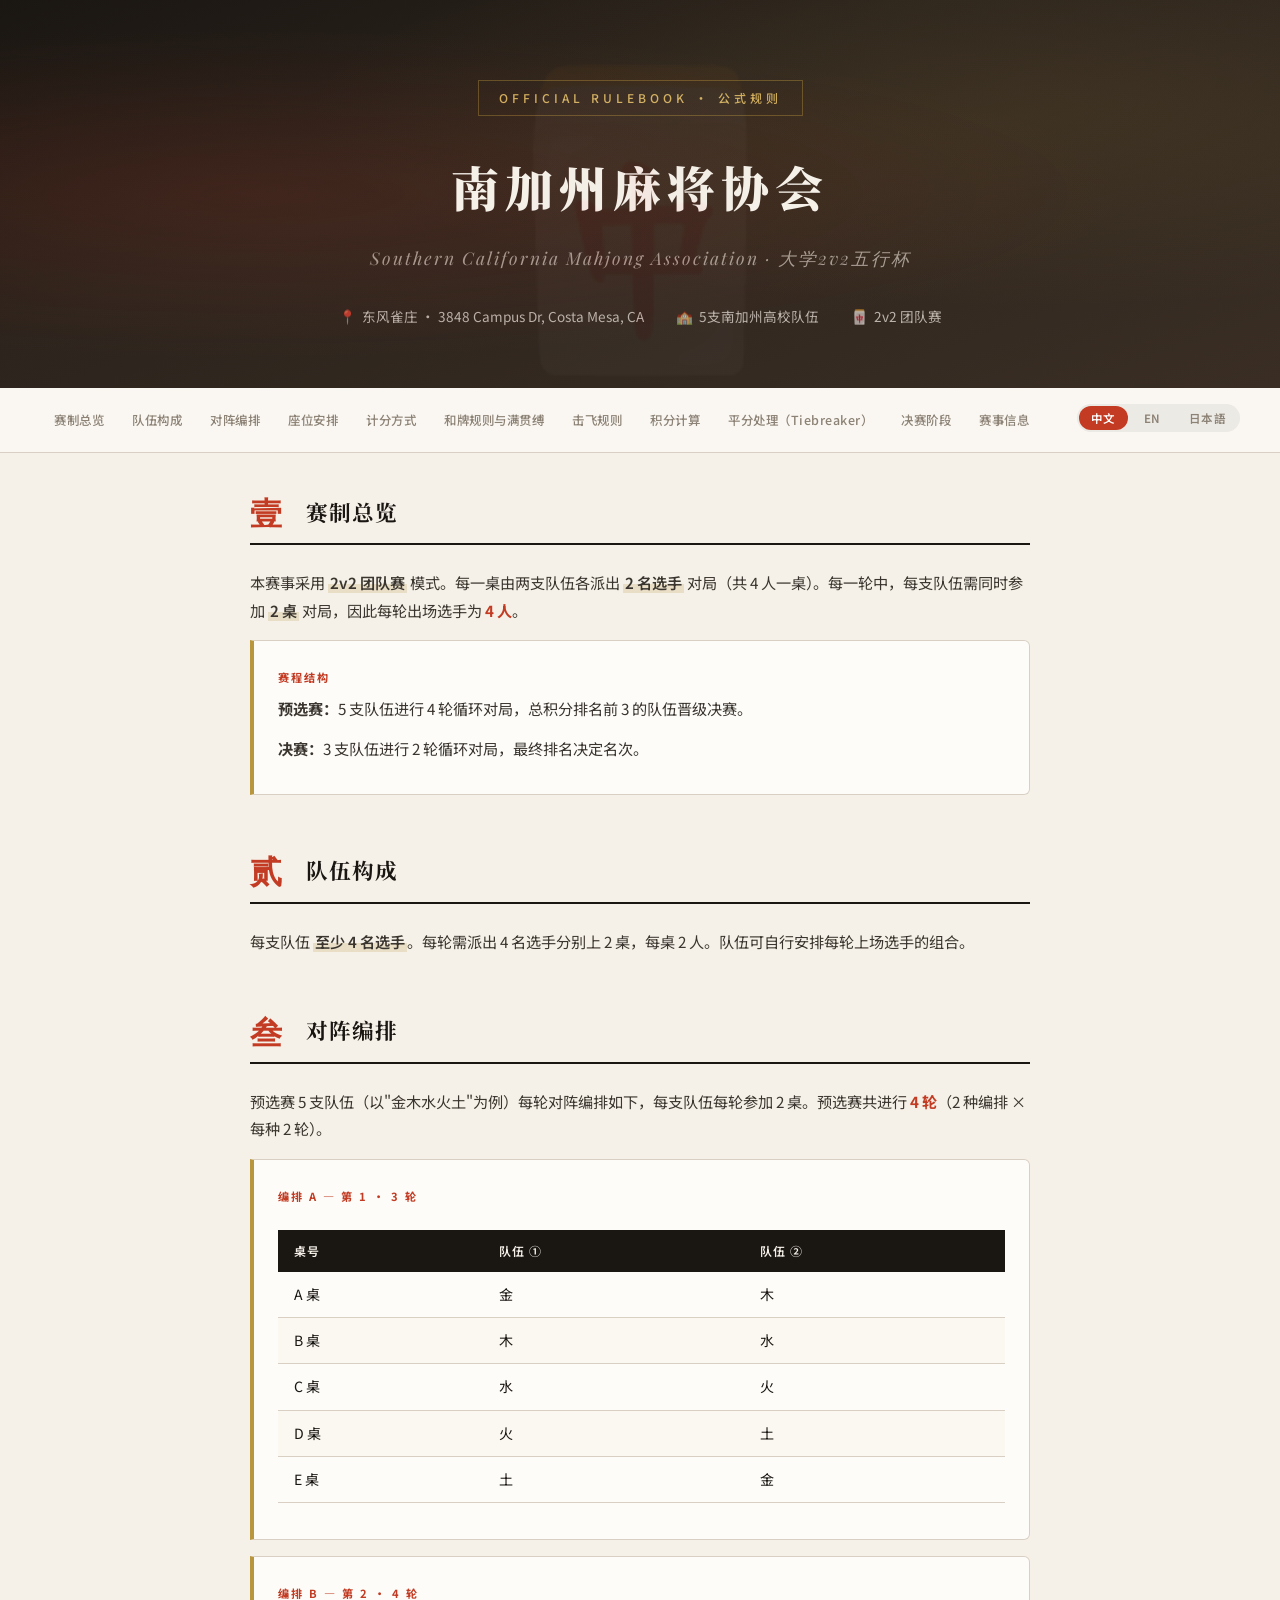
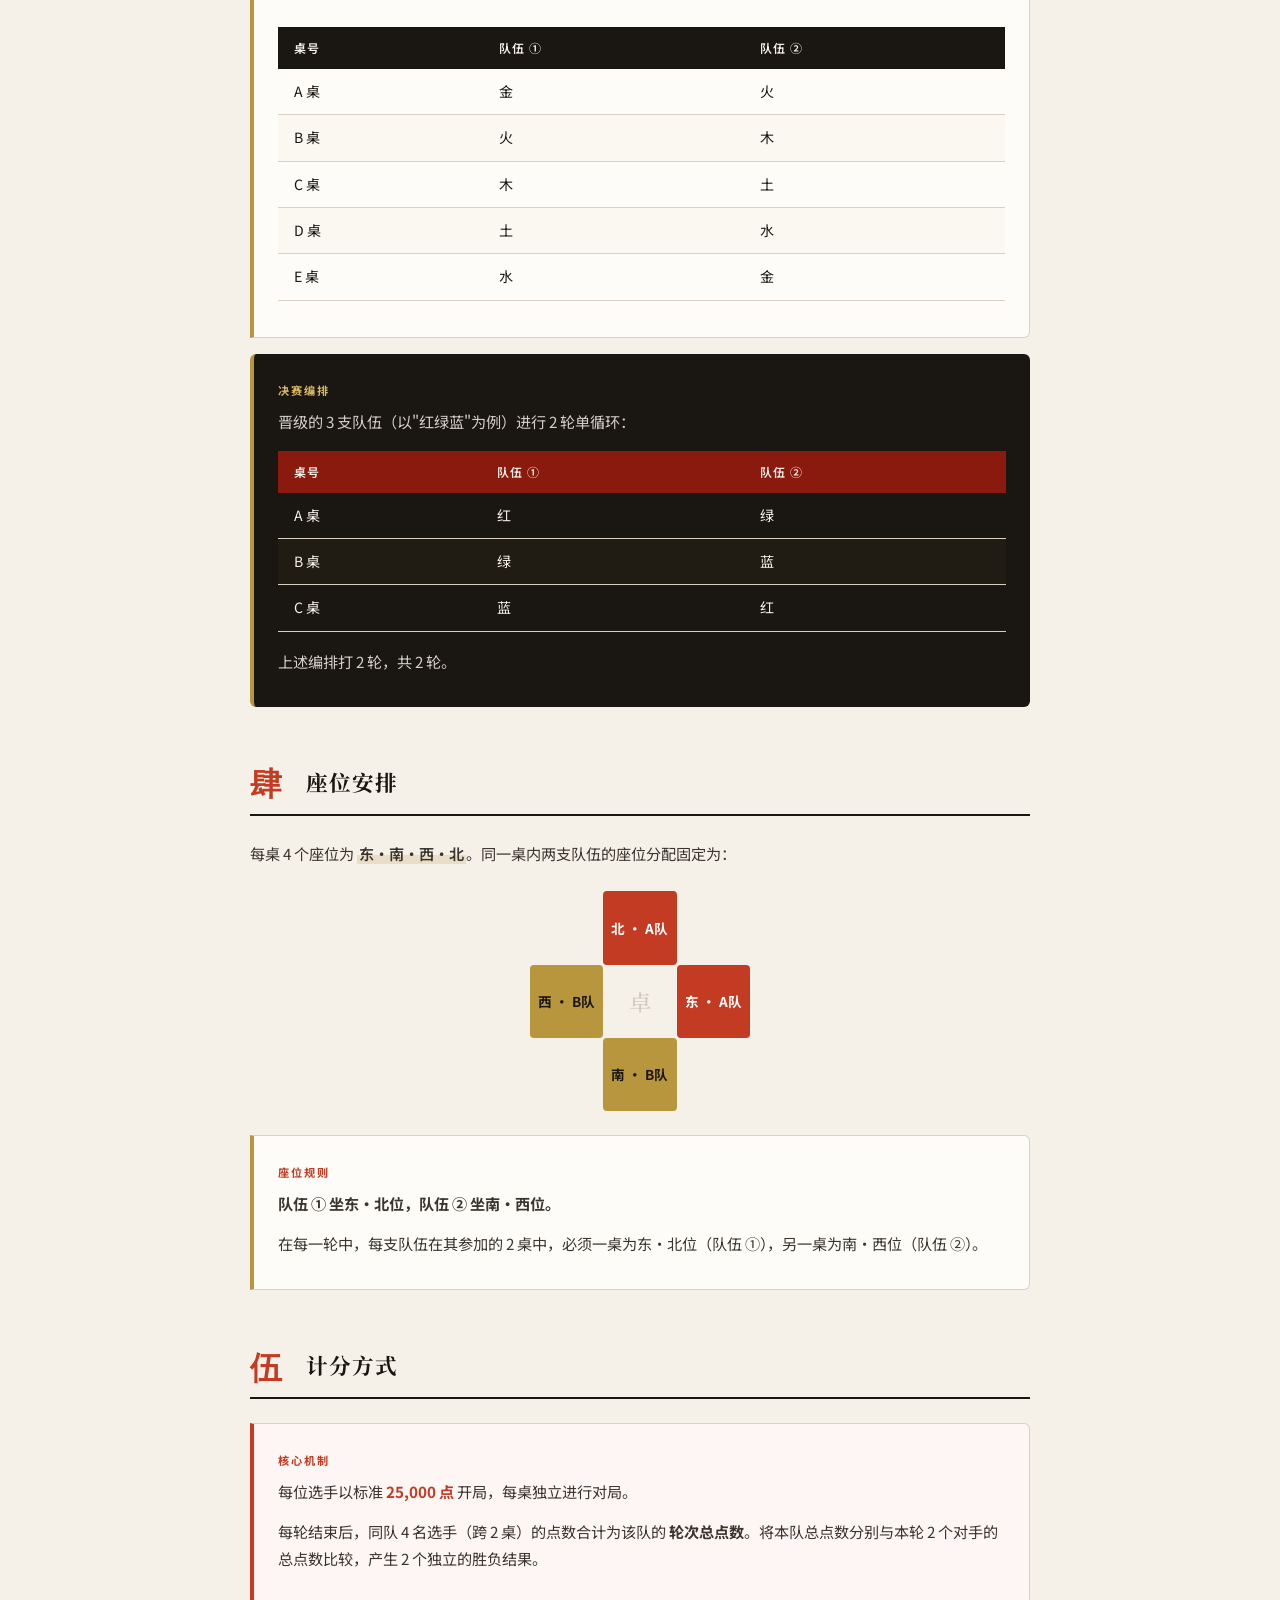
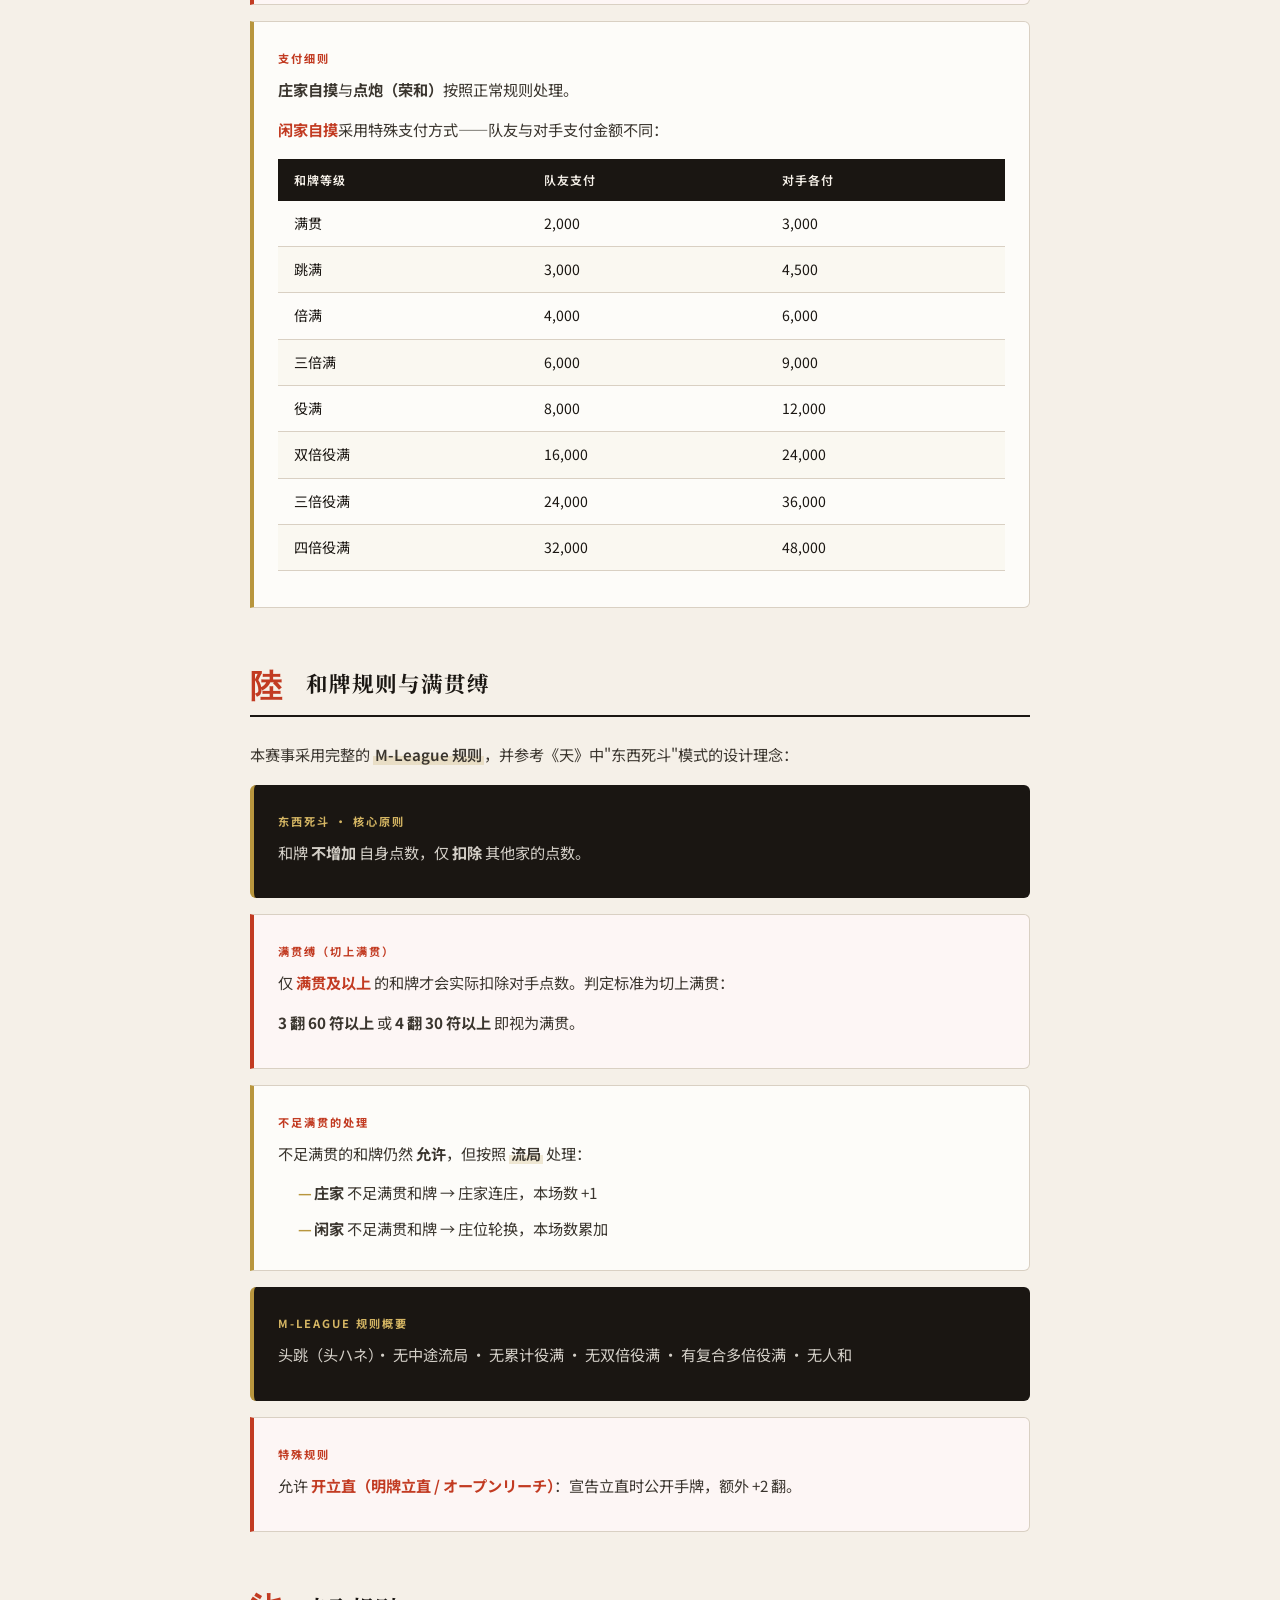
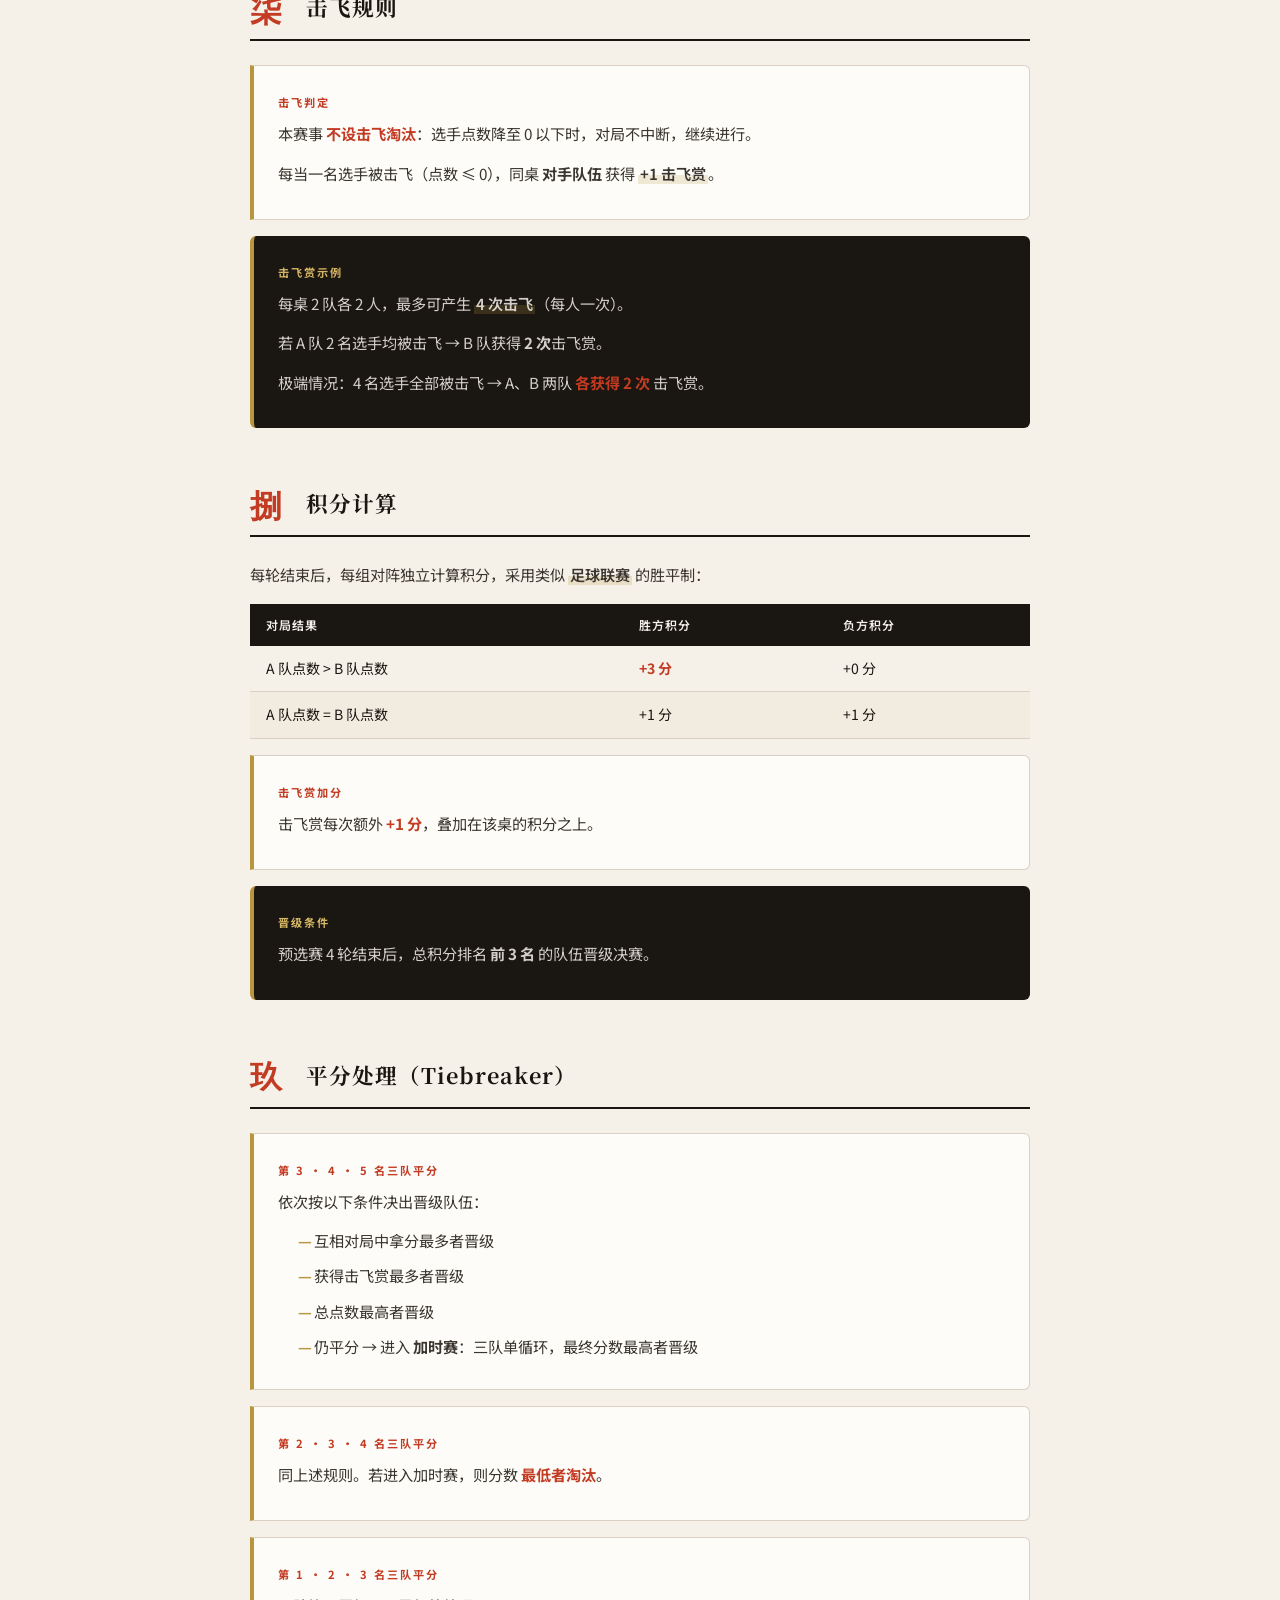
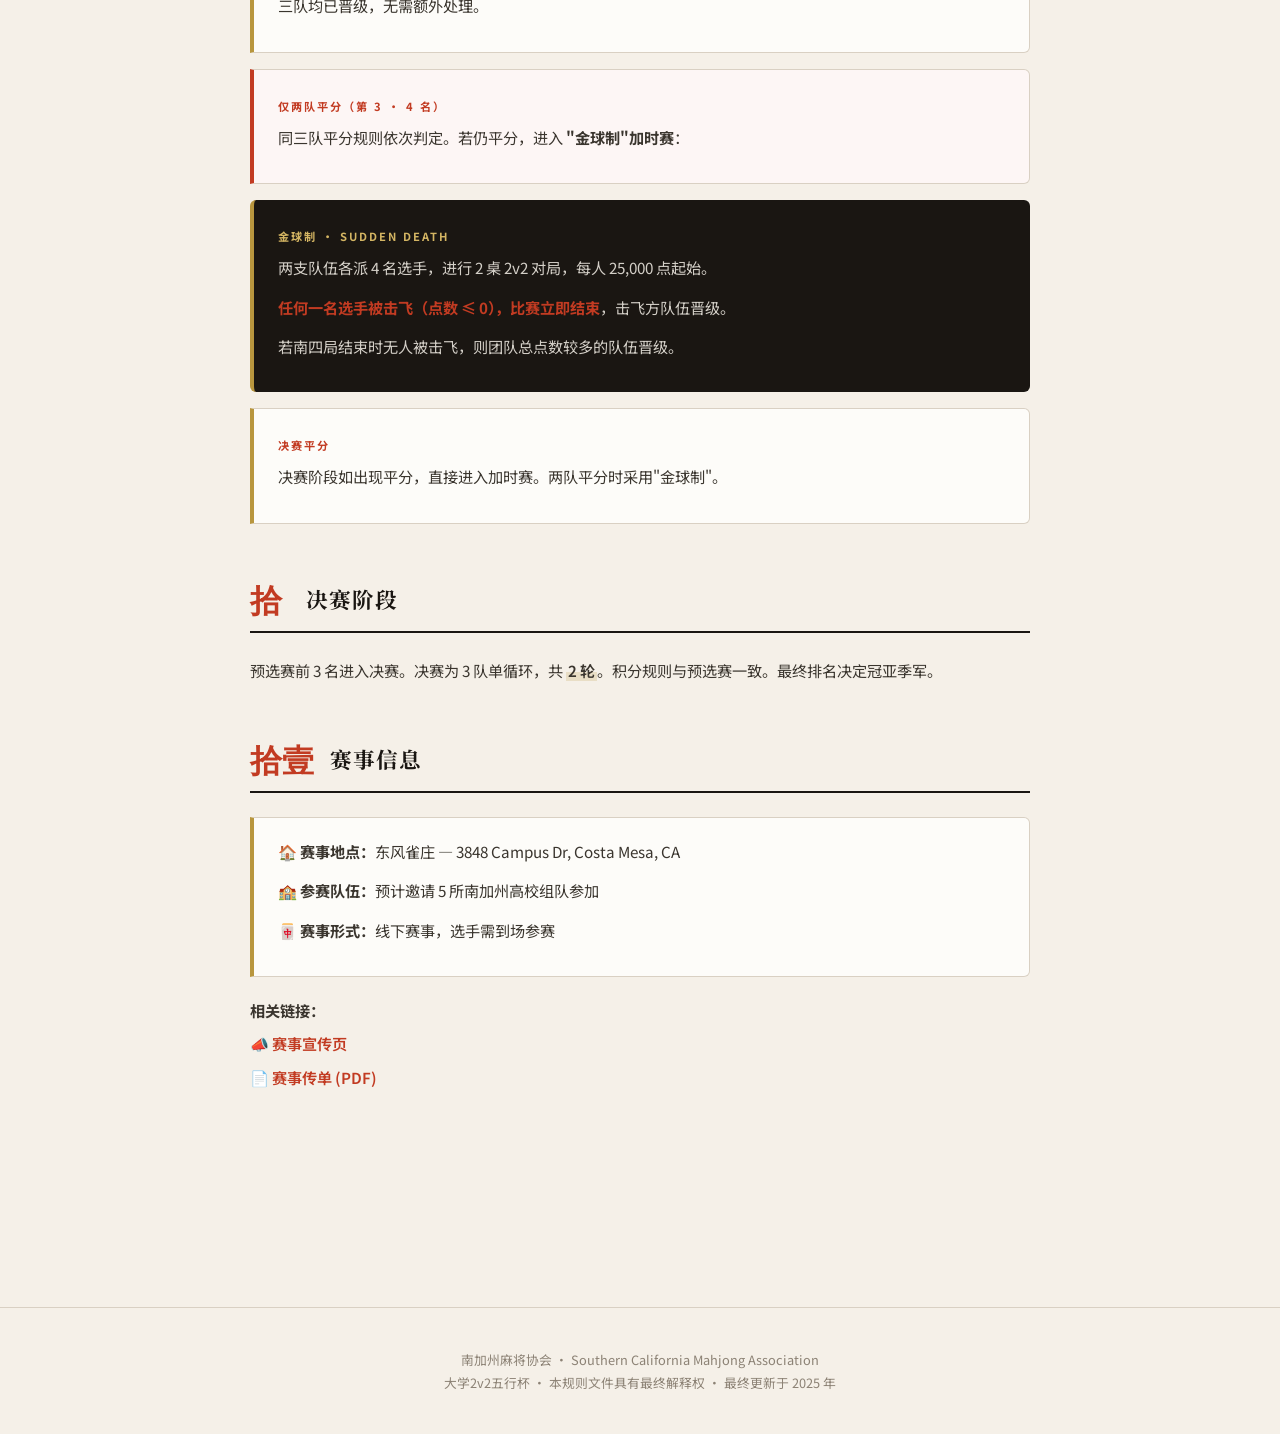
<file: scma/2v2_rules.html>
<!DOCTYPE html>
<html lang="zh-CN">
<head>
<meta charset="UTF-8">
<meta name="viewport" content="width=device-width, initial-scale=1.0">
<title>南加州麻将协会 · 大学2v2五行杯</title>
<link href="https://fonts.googleapis.com/css2?family=Noto+Serif+SC:wght@400;600;700;900&family=Noto+Sans+SC:wght@300;400;500;700&family=Playfair+Display:ital,wght@0,700;0,900;1,700&display=swap" rel="stylesheet">
<link rel="stylesheet" href="rulebook.css">
</head>
<body>

<!-- ═══════ HERO ═══════ -->
<header class="hero">
  <div class="hero-badge" data-i18n="hero.badge">Official Rulebook · 公式规则</div>
  <h1 data-i18n="hero.title">南加州麻将协会</h1>
  <div class="subtitle" data-i18n="hero.subtitle">Southern California Mahjong Association · 大学2v2五行杯</div>
  <div class="hero-meta">
    <span>📍 <span data-i18n="hero.location">东风雀庄 · 3848 Campus Dr, Costa Mesa, CA</span></span>
    <span>🏫 <span data-i18n="hero.teams">5支南加州高校队伍</span></span>
    <span>🀄 <span data-i18n="hero.format">2v2 团队赛</span></span>
  </div>
</header>

<!-- ═══════ TOC ═══════ -->
<nav class="toc-bar">
  <!-- TOC links and lang switcher are generated dynamically by JS -->
</nav>

<!-- ═══════ CONTENT ═══════ -->
<main class="content">

  <!-- §1 赛制总览 -->
  <section class="section" id="format">
    <div class="section-header">
      <span class="section-number"></span>
      <h2 class="section-title" data-i18n="format.title">赛制总览</h2>
    </div>
    <div data-i18n="format.body">
      <p>本赛事采用 <span class="hl">2v2 团队赛</span> 模式。每一桌由两支队伍各派出 <span class="hl">2 名选手</span> 对局（共 4 人一桌）。每一轮中，每支队伍需同时参加 <span class="hl">2 桌</span> 对局，因此每轮出场选手为 <span class="hl-red">4 人</span>。</p>
    </div>
    <div class="rule-card">
      <div class="label" data-i18n="format.structure.label">赛程结构</div>
      <div data-i18n="format.structure">
        <p><strong>预选赛：</strong>5 支队伍进行 4 轮循环对局，总积分排名前 3 的队伍晋级决赛。</p>
        <p><strong>决赛：</strong>3 支队伍进行 2 轮循环对局，最终排名决定名次。</p>
      </div>
    </div>
  </section>

  <!-- §2 队伍构成 -->
  <section class="section" id="teams">
    <div class="section-header">
      <span class="section-number"></span>
      <h2 class="section-title" data-i18n="teams.title">队伍构成</h2>
    </div>
    <div data-i18n="teams.body">
      <p>每支队伍 <span class="hl">至少 4 名选手</span>。每轮需派出 4 名选手分别上 2 桌，每桌 2 人。队伍可自行安排每轮上场选手的组合。</p>
    </div>
  </section>

  <!-- §3 对阵编排 -->
  <section class="section" id="matchups">
    <div class="section-header">
      <span class="section-number"></span>
      <h2 class="section-title" data-i18n="matchups.title">对阵编排</h2>
    </div>
    <div data-i18n="matchups.body">
      <p>预选赛 5 支队伍（以"金木水火土"为例）每轮对阵编排如下，每支队伍每轮参加 2 桌。预选赛共进行 <span class="hl-red">4 轮</span>（2 种编排 × 每种 2 轮）。</p>
    </div>

    <div class="rule-card">
      <div class="label" data-i18n="matchups.a.label">编排 A — 第 1 · 3 轮</div>
      <table class="match-table" data-i18n="matchups.a.table">
        <thead><tr><th>桌号</th><th>队伍 ①</th><th>队伍 ②</th></tr></thead>
        <tbody>
          <tr><td>A 桌</td><td>金</td><td>木</td></tr>
          <tr><td>B 桌</td><td>木</td><td>水</td></tr>
          <tr><td>C 桌</td><td>水</td><td>火</td></tr>
          <tr><td>D 桌</td><td>火</td><td>土</td></tr>
          <tr><td>E 桌</td><td>土</td><td>金</td></tr>
        </tbody>
      </table>
    </div>

    <div class="rule-card">
      <div class="label" data-i18n="matchups.b.label">编排 B — 第 2 · 4 轮</div>
      <table class="match-table" data-i18n="matchups.b.table">
        <thead><tr><th>桌号</th><th>队伍 ①</th><th>队伍 ②</th></tr></thead>
        <tbody>
          <tr><td>A 桌</td><td>金</td><td>火</td></tr>
          <tr><td>B 桌</td><td>火</td><td>木</td></tr>
          <tr><td>C 桌</td><td>木</td><td>土</td></tr>
          <tr><td>D 桌</td><td>土</td><td>水</td></tr>
          <tr><td>E 桌</td><td>水</td><td>金</td></tr>
        </tbody>
      </table>
    </div>

    <div class="rule-card dark">
      <div class="label" data-i18n="matchups.finals.label">决赛编排</div>
      <div data-i18n="matchups.finals.body">
        <p>晋级的 3 支队伍（以"红绿蓝"为例）进行 2 轮单循环：</p>
      </div>
      <table class="match-table" style="color: var(--paper);" data-i18n="matchups.finals.table">
        <thead><tr><th style="background:var(--accent-dark);">桌号</th><th style="background:var(--accent-dark);">队伍 ①</th><th style="background:var(--accent-dark);">队伍 ②</th></tr></thead>
        <tbody>
          <tr><td>A 桌</td><td>红</td><td>绿</td></tr>
          <tr><td>B 桌</td><td>绿</td><td>蓝</td></tr>
          <tr><td>C 桌</td><td>蓝</td><td>红</td></tr>
        </tbody>
      </table>
      <div data-i18n="matchups.finals.note"><p style="margin-top:8px;">上述编排打 2 轮，共 2 轮。</p></div>
    </div>
  </section>

  <!-- §4 座位 -->
  <section class="section" id="seating">
    <div class="section-header">
      <span class="section-number"></span>
      <h2 class="section-title" data-i18n="seating.title">座位安排</h2>
    </div>
    <div data-i18n="seating.body">
      <p>每桌 4 个座位为 <span class="hl">东·南·西·北</span>。同一桌内两支队伍的座位分配固定为：</p>
    </div>

    <div class="seat-diagram">
      <div class="seat-grid">
        <div class="seat seat-north team-a" data-i18n="seating.north">北 · A队</div>
        <div class="seat seat-west team-b" data-i18n="seating.west">西 · B队</div>
        <div class="seat empty"></div>
        <div class="seat seat-east team-a" data-i18n="seating.east">东 · A队</div>
        <div class="seat seat-south team-b" data-i18n="seating.south">南 · B队</div>
      </div>
    </div>

    <div class="rule-card">
      <div class="label" data-i18n="seating.rule.label">座位规则</div>
      <div data-i18n="seating.rule">
        <p><strong>队伍 ① 坐东·北位，队伍 ② 坐南·西位。</strong></p>
        <p>在每一轮中，每支队伍在其参加的 2 桌中，必须一桌为东·北位（队伍 ①），另一桌为南·西位（队伍 ②）。</p>
      </div>
    </div>
  </section>

  <!-- §5 计分方式 -->
  <section class="section" id="points">
    <div class="section-header">
      <span class="section-number"></span>
      <h2 class="section-title" data-i18n="points.title">计分方式</h2>
    </div>
    <div class="rule-card accent">
      <div class="label" data-i18n="points.label">核心机制</div>
      <div data-i18n="points.body">
        <p>每位选手以标准 <span class="hl-red">25,000 点</span> 开局，每桌独立进行对局。</p>
        <p>每轮结束后，同队 4 名选手（跨 2 桌）的点数合计为该队的 <strong>轮次总点数</strong>。将本队总点数分别与本轮 2 个对手的总点数比较，产生 2 个独立的胜负结果。</p>
      </div>
    </div>

    <div class="rule-card">
      <div class="label" data-i18n="points.payment.label">支付细则</div>
      <div data-i18n="points.payment">
        <p><strong>庄家自摸</strong>与<strong>点炮（荣和）</strong>按照正常规则处理。</p>
        <p><span class="hl-red">闲家自摸</span>采用特殊支付方式——队友与对手支付金额不同：</p>
      </div>
      <table class="match-table" data-i18n="points.payment.table">
        <thead><tr><th>和牌等级</th><th>队友支付</th><th>对手各付</th></tr></thead>
        <tbody>
          <tr><td>满贯</td><td>2,000</td><td>3,000</td></tr>
          <tr><td>跳满</td><td>3,000</td><td>4,500</td></tr>
          <tr><td>倍满</td><td>4,000</td><td>6,000</td></tr>
          <tr><td>三倍满</td><td>6,000</td><td>9,000</td></tr>
          <tr><td>役满</td><td>8,000</td><td>12,000</td></tr>
          <tr><td>双倍役满</td><td>16,000</td><td>24,000</td></tr>
          <tr><td>三倍役满</td><td>24,000</td><td>36,000</td></tr>
          <tr><td>四倍役满</td><td>32,000</td><td>48,000</td></tr>
        </tbody>
      </table>
    </div>
  </section>

  <!-- §6 和牌规则 -->
  <section class="section" id="scoring">
    <div class="section-header">
      <span class="section-number"></span>
      <h2 class="section-title" data-i18n="scoring.title">和牌规则与满贯缚</h2>
    </div>
    <div data-i18n="scoring.body">
      <p>本赛事采用完整的 <span class="hl">M-League 规则</span>，并参考《天》中"东西死斗"模式的设计理念：</p>
    </div>

    <div class="rule-card dark">
      <div class="label" data-i18n="scoring.core.label">东西死斗 · 核心原则</div>
      <div data-i18n="scoring.core">
        <p>和牌 <strong>不增加</strong> 自身点数，仅 <strong>扣除</strong> 其他家的点数。</p>
      </div>
    </div>

    <div class="rule-card accent">
      <div class="label" data-i18n="scoring.mangan.label">满贯缚（切上满贯）</div>
      <div data-i18n="scoring.mangan">
        <p>仅 <span class="hl-red">满贯及以上</span> 的和牌才会实际扣除对手点数。判定标准为切上满贯：</p>
        <p><strong>3 翻 60 符以上</strong> 或 <strong>4 翻 30 符以上</strong> 即视为满贯。</p>
      </div>
    </div>

    <div class="rule-card">
      <div class="label" data-i18n="scoring.sub.label">不足满贯的处理</div>
      <div data-i18n="scoring.sub">
        <p>不足满贯的和牌仍然 <strong>允许</strong>，但按照 <span class="hl">流局</span> 处理：</p>
        <ul class="sub-list">
          <li><strong>庄家</strong> 不足满贯和牌 → 庄家连庄，本场数 +1</li>
          <li><strong>闲家</strong> 不足满贯和牌 → 庄位轮换，本场数累加</li>
        </ul>
      </div>
    </div>

    <div class="rule-card dark">
      <div class="label" data-i18n="scoring.ml.label">M-League 规则概要</div>
      <div data-i18n="scoring.ml">
        <p>头跳（头ハネ）· 无中途流局 · 无累计役满 · 无双倍役满 · 有复合多倍役满 · 无人和</p>
      </div>
    </div>

    <div class="rule-card accent">
      <div class="label" data-i18n="scoring.open.label">特殊规则</div>
      <div data-i18n="scoring.open">
        <p>允许 <span class="hl-red">开立直（明牌立直 / オープンリーチ）</span>：宣告立直时公开手牌，额外 +2 翻。</p>
      </div>
    </div>
  </section>

  <!-- §7 击飞规则 -->
  <section class="section" id="tobi">
    <div class="section-header">
      <span class="section-number"></span>
      <h2 class="section-title" data-i18n="tobi.title">击飞规则</h2>
    </div>

    <div class="rule-card">
      <div class="label" data-i18n="tobi.rule.label">击飞判定</div>
      <div data-i18n="tobi.rule">
        <p>本赛事 <span class="hl-red">不设击飞淘汰</span>：选手点数降至 0 以下时，对局不中断，继续进行。</p>
        <p>每当一名选手被击飞（点数 ≤ 0），同桌 <strong>对手队伍</strong> 获得 <span class="hl">+1 击飞赏</span>。</p>
      </div>
    </div>

    <div class="rule-card dark">
      <div class="label" data-i18n="tobi.example.label">击飞赏示例</div>
      <div data-i18n="tobi.example">
        <p>每桌 2 队各 2 人，最多可产生 <span class="hl">4 次击飞</span>（每人一次）。</p>
        <p>若 A 队 2 名选手均被击飞 → B 队获得 <strong>2 次</strong>击飞赏。</p>
        <p>极端情况：4 名选手全部被击飞 → A、B 两队 <span class="hl-red">各获得 2 次</span> 击飞赏。</p>
      </div>
    </div>
  </section>

  <!-- §8 积分计算 -->
  <section class="section" id="standing">
    <div class="section-header">
      <span class="section-number"></span>
      <h2 class="section-title" data-i18n="standing.title">积分计算</h2>
    </div>
    <div data-i18n="standing.body">
      <p>每轮结束后，每组对阵独立计算积分，采用类似 <span class="hl">足球联赛</span> 的胜平制：</p>
    </div>

    <table class="match-table" data-i18n="standing.table">
      <thead><tr><th>对局结果</th><th>胜方积分</th><th>负方积分</th></tr></thead>
      <tbody>
        <tr><td>A 队点数 &gt; B 队点数</td><td style="color:var(--accent);font-weight:700;">+3 分</td><td>+0 分</td></tr>
        <tr><td>A 队点数 = B 队点数</td><td>+1 分</td><td>+1 分</td></tr>
      </tbody>
    </table>

    <div class="rule-card">
      <div class="label" data-i18n="standing.tobi.label">击飞赏加分</div>
      <div data-i18n="standing.tobi">
        <p>击飞赏每次额外 <span class="hl-red">+1 分</span>，叠加在该桌的积分之上。</p>
      </div>
    </div>

    <div class="rule-card dark">
      <div class="label" data-i18n="standing.qualify.label">晋级条件</div>
      <div data-i18n="standing.qualify">
        <p>预选赛 4 轮结束后，总积分排名 <strong>前 3 名</strong> 的队伍晋级决赛。</p>
      </div>
    </div>
  </section>

  <!-- §9 平分 -->
  <section class="section" id="tiebreak">
    <div class="section-header">
      <span class="section-number"></span>
      <h2 class="section-title" data-i18n="tiebreak.title">平分处理（Tiebreaker）</h2>
    </div>

    <div class="rule-card">
      <div class="label" data-i18n="tiebreak.345.label">第 3 · 4 · 5 名三队平分</div>
      <div data-i18n="tiebreak.345">
        <p>依次按以下条件决出晋级队伍：</p>
        <ol class="sub-list">
          <li>互相对局中拿分最多者晋级</li>
          <li>获得击飞赏最多者晋级</li>
          <li>总点数最高者晋级</li>
          <li>仍平分 → 进入 <strong>加时赛</strong>：三队单循环，最终分数最高者晋级</li>
        </ol>
      </div>
    </div>

    <div class="rule-card">
      <div class="label" data-i18n="tiebreak.234.label">第 2 · 3 · 4 名三队平分</div>
      <div data-i18n="tiebreak.234">
        <p>同上述规则。若进入加时赛，则分数 <span class="hl-red">最低者淘汰</span>。</p>
      </div>
    </div>

    <div class="rule-card">
      <div class="label" data-i18n="tiebreak.123.label">第 1 · 2 · 3 名三队平分</div>
      <div data-i18n="tiebreak.123">
        <p>三队均已晋级，无需额外处理。</p>
      </div>
    </div>

    <div class="rule-card accent">
      <div class="label" data-i18n="tiebreak.34.label">仅两队平分（第 3 · 4 名）</div>
      <div data-i18n="tiebreak.34">
        <p>同三队平分规则依次判定。若仍平分，进入 <strong>"金球制"加时赛</strong>：</p>
      </div>
    </div>

    <div class="rule-card dark">
      <div class="label" data-i18n="tiebreak.sudden.label">金球制 · Sudden Death</div>
      <div data-i18n="tiebreak.sudden">
        <p>两支队伍各派 4 名选手，进行 2 桌 2v2 对局，每人 25,000 点起始。</p>
        <p><span class="hl-red">任何一名选手被击飞（点数 ≤ 0），比赛立即结束</span>，击飞方队伍晋级。</p>
        <p>若南四局结束时无人被击飞，则团队总点数较多的队伍晋级。</p>
      </div>
    </div>

    <div class="rule-card">
      <div class="label" data-i18n="tiebreak.finals.label">决赛平分</div>
      <div data-i18n="tiebreak.finals">
        <p>决赛阶段如出现平分，直接进入加时赛。两队平分时采用"金球制"。</p>
      </div>
    </div>
  </section>

  <!-- §10 决赛 -->
  <section class="section" id="finals">
    <div class="section-header">
      <span class="section-number"></span>
      <h2 class="section-title" data-i18n="finals.title">决赛阶段</h2>
    </div>
    <div data-i18n="finals.body">
      <p>预选赛前 3 名进入决赛。决赛为 3 队单循环，共 <span class="hl">2 轮</span>。积分规则与预选赛一致。最终排名决定冠亚季军。</p>
    </div>
  </section>

  <!-- §11 赛事信息 -->
  <section class="section" id="venue">
    <div class="section-header">
      <span class="section-number"></span>
      <h2 class="section-title" data-i18n="venue.title">赛事信息</h2>
    </div>
    <div class="rule-card">
      <div data-i18n="venue.body">
        <p>🏠 <strong>赛事地点：</strong>东风雀庄 — 3848 Campus Dr, Costa Mesa, CA</p>
        <p>🏫 <strong>参赛队伍：</strong>预计邀请 5 所南加州高校组队参加</p>
        <p>🀄 <strong>赛事形式：</strong>线下赛事，选手需到场参赛</p>
      </div>
    </div>
    <div class="venue-links" data-i18n="venue.links">
      <p style="margin-top: 20px;"><strong>相关链接：</strong></p>
      <p>📣 <a href="2v2_ad.html">赛事宣传页</a></p>
      <p>📄 <a href="flyer.pdf">赛事传单 (PDF)</a></p>
    </div>
  </section>

</main>

<footer class="footer" data-i18n="footer">
  南加州麻将协会 · Southern California Mahjong Association<br>
  大学2v2五行杯 · 本规则文件具有最终解释权 · 最终更新于 2025 年
</footer>

<script>
"use strict";
var NUMERALS = {
  zh: ['壹','贰','叁','肆','伍','陸','柒','捌','玖','拾','拾壹','拾贰','拾叁','拾肆','拾伍','拾陸','拾柒','拾捌','拾玖','贰拾'],
  en: ['I','II','III','IV','V','VI','VII','VIII','IX','X','XI','XII','XIII','XIV','XV','XVI','XVII','XVIII','XIX','XX'],
  ja: ['壱','弐','参','肆','伍','陸','漆','捌','玖','拾','拾壱','拾弐','拾参','拾肆','拾伍','拾陸','拾漆','拾捌','拾玖','弐拾']
};

var translations = {
  en: {
    'hero.badge': 'Official Rulebook &middot; 公式规則',
    'hero.title': 'Southern California Mahjong Association',
    'hero.subtitle': 'SCMA &middot; Collegiate 2v2 Wuxing Cup',
    'hero.location': 'Tonfuu Jansou &middot; 3848 Campus Dr, Costa Mesa, CA',
    'hero.teams': '5 SoCal University Teams',
    'hero.format': '2v2 Team Format',
    'footer': 'Southern California Mahjong Association<br>Collegiate 2v2 Wuxing Cup &middot; This rulebook is the final authority &middot; Last updated 2025',
    'format.title': 'Format Overview',
    'format.body': '<p>This tournament uses the <span class="hl">2v2 team format</span>. Each table seats 2 players from each of two teams (4 players per table). Each round, every team plays at <span class="hl">2 tables</span> simultaneously, fielding <span class="hl-red">4 players</span> per round.</p>',
    'format.structure.label': 'Schedule',
    'format.structure': '<p><strong>Qualifiers:</strong> 5 teams play 4 rounds of round-robin; top 3 by total score advance to Finals.</p><p><strong>Finals:</strong> 3 teams play 2 rounds of round-robin to determine final standings.</p>',
    'teams.title': 'Team Composition',
    'teams.body': '<p>Each team must have <span class="hl">at least 4 players</span>. Each round, 4 players are fielded across 2 tables (2 per table). Teams may freely decide player assignments each round.</p>',
    'matchups.title': 'Match Pairings',
    'matchups.body': '<p>In qualifiers, 5 teams (e.g. "Gold, Wood, Water, Fire, Earth") are paired as follows, with each team at 2 tables per round. Qualifiers consist of <span class="hl-red">4 rounds</span> (2 pairings &times; 2 rounds each).</p>',
    'matchups.a.label': 'Pairing A &mdash; Rounds 1 &middot; 3',
    'matchups.a.table': '<thead><tr><th>Table</th><th>Team 1</th><th>Team 2</th></tr></thead><tbody><tr><td>Table A</td><td>Gold</td><td>Wood</td></tr><tr><td>Table B</td><td>Wood</td><td>Water</td></tr><tr><td>Table C</td><td>Water</td><td>Fire</td></tr><tr><td>Table D</td><td>Fire</td><td>Earth</td></tr><tr><td>Table E</td><td>Earth</td><td>Gold</td></tr></tbody>',
    'matchups.b.label': 'Pairing B &mdash; Rounds 2 &middot; 4',
    'matchups.b.table': '<thead><tr><th>Table</th><th>Team 1</th><th>Team 2</th></tr></thead><tbody><tr><td>Table A</td><td>Gold</td><td>Fire</td></tr><tr><td>Table B</td><td>Fire</td><td>Wood</td></tr><tr><td>Table C</td><td>Wood</td><td>Earth</td></tr><tr><td>Table D</td><td>Earth</td><td>Water</td></tr><tr><td>Table E</td><td>Water</td><td>Gold</td></tr></tbody>',
    'matchups.finals.label': 'Finals Pairing',
    'matchups.finals.body': '<p>The 3 advancing teams (e.g. "Red, Green, Blue") play 2 rounds of round-robin:</p>',
    'matchups.finals.table': '<thead><tr><th style="background:var(--accent-dark);">Table</th><th style="background:var(--accent-dark);">Team 1</th><th style="background:var(--accent-dark);">Team 2</th></tr></thead><tbody><tr><td>Table A</td><td>Red</td><td>Green</td></tr><tr><td>Table B</td><td>Green</td><td>Blue</td></tr><tr><td>Table C</td><td>Blue</td><td>Red</td></tr></tbody>',
    'matchups.finals.note': '<p style="margin-top:8px;">The above pairing is played for 2 rounds.</p>',
    'seating.title': 'Seating Arrangement',
    'seating.body': '<p>Each table has 4 seats: <span class="hl">East &middot; South &middot; West &middot; North</span>. Seat assignment between the two teams at each table is fixed:</p>',
    'seating.north': 'N &middot; Team A',
    'seating.west': 'W &middot; Team B',
    'seating.east': 'E &middot; Team A',
    'seating.south': 'S &middot; Team B',
    'seating.rule.label': 'Seating Rules',
    'seating.rule': '<p><strong>Team 1 sits East &middot; North; Team 2 sits South &middot; West.</strong></p><p>Each round, every team must sit as Team 1 (East/North) at one table and Team 2 (South/West) at the other.</p>',
    'points.title': 'Scoring System',
    'points.label': 'Core Mechanic',
    'points.body': '<p>Each player starts with the standard <span class="hl-red">25,000 points</span>. Each table plays independently.</p><p>After each round, all 4 of a team\u2019s players (across 2 tables) have their points summed into the team\u2019s <strong>round total</strong>. This total is compared separately against each of the 2 opponents\u2019 totals, producing 2 independent match results.</p>',
    'points.payment.label': 'Payment Rules',
    'points.payment': '<p><strong>Dealer tsumo</strong> and <strong>ron (deal-in)</strong> follow standard rules.</p><p><span class="hl-red">Non-dealer tsumo</span> uses special payment &mdash; teammate and opponents pay different amounts:</p>',
    'points.payment.table': '<thead><tr><th>Hand Value</th><th>Teammate Pays</th><th>Each Opponent Pays</th></tr></thead><tbody><tr><td>Mangan</td><td>2,000</td><td>3,000</td></tr><tr><td>Haneman</td><td>3,000</td><td>4,500</td></tr><tr><td>Baiman</td><td>4,000</td><td>6,000</td></tr><tr><td>Sanbaiman</td><td>6,000</td><td>9,000</td></tr><tr><td>Yakuman</td><td>8,000</td><td>12,000</td></tr><tr><td>Double Yakuman</td><td>16,000</td><td>24,000</td></tr><tr><td>Triple Yakuman</td><td>24,000</td><td>36,000</td></tr><tr><td>Quadruple Yakuman</td><td>32,000</td><td>48,000</td></tr></tbody>',
    'scoring.title': 'Winning Rules &amp; Mangan Restriction',
    'scoring.body': '<p>This tournament uses full <span class="hl">M-League rules</span>, combined with the "East-West Deathmatch" concept from the manga <em>Ten</em>:</p>',
    'scoring.core.label': 'East-West Deathmatch &middot; Core Principle',
    'scoring.core': '<p>Winning a hand does <strong>not increase</strong> your own points &mdash; it only <strong>deducts</strong> points from opponents.</p>',
    'scoring.mangan.label': 'Mangan Restriction (Kiriage Mangan)',
    'scoring.mangan': '<p>Only hands of <span class="hl-red">Mangan or above</span> actually deduct opponent points. The threshold uses Kiriage Mangan:</p><p><strong>3 han / 60+ fu</strong> or <strong>4 han / 30+ fu</strong> counts as Mangan.</p>',
    'scoring.sub.label': 'Sub-Mangan Hands',
    'scoring.sub': '<p>Sub-Mangan wins are still <strong>allowed</strong>, but treated as a <span class="hl">draw</span>:</p><ul class="sub-list"><li><strong>Dealer</strong> sub-Mangan win &rarr; dealer continues, honba +1</li><li><strong>Non-dealer</strong> sub-Mangan win &rarr; dealership passes, honba accumulates</li></ul>',
    'scoring.ml.label': 'M-League Rules Summary',
    'scoring.ml': '<p>Atamahane (head bump) &middot; No abortive draws &middot; No kazoe yakuman &middot; No special double yakuman &middot; Composite multiple yakuman allowed &middot; No renhou</p>',
    'scoring.open.label': 'Special Rule',
    'scoring.open': '<p><span class="hl-red">Open Riichi</span> is allowed: declare riichi with your hand revealed for an additional +2 han.</p>',
    'tobi.title': 'Tobi (Bust) Rules',
    'tobi.rule.label': 'Tobi Determination',
    'tobi.rule': '<p>This tournament has <span class="hl-red">no elimination on bust</span>: when a player\u2019s points fall to 0 or below, play continues.</p><p>Each time a player is busted (points \u2264 0), the <strong>opposing team</strong> at that table earns <span class="hl">+1 Tobi Bonus</span>.</p>',
    'tobi.example.label': 'Tobi Bonus Examples',
    'tobi.example': '<p>Each table (2 teams \u00d7 2 players) can produce up to <span class="hl">4 busts</span> (one per player).</p><p>If both of Team A\u2019s players are busted \u2192 Team B earns <strong>2</strong> Tobi Bonuses.</p><p>Extreme case: all 4 players busted \u2192 both teams earn <span class="hl-red">2 Tobi Bonuses each</span>.</p>',
    'standing.title': 'Scoring &amp; Standings',
    'standing.body': '<p>After each round, each matchup is scored independently using a <span class="hl">football league</span>-style win/draw system:</p>',
    'standing.table': '<thead><tr><th>Result</th><th>Winner Score</th><th>Loser Score</th></tr></thead><tbody><tr><td>Team A points &gt; Team B points</td><td style="color:var(--accent);font-weight:700;">+3 pts</td><td>+0 pts</td></tr><tr><td>Team A points = Team B points</td><td>+1 pt</td><td>+1 pt</td></tr></tbody>',
    'standing.tobi.label': 'Tobi Bonus Points',
    'standing.tobi': '<p>Each Tobi Bonus awards an additional <span class="hl-red">+1 point</span>, stacked on top of the table score.</p>',
    'standing.qualify.label': 'Advancement Criteria',
    'standing.qualify': '<p>After 4 qualifier rounds, the <strong>top 3 teams</strong> by total score advance to Finals.</p>',
    'tiebreak.title': 'Tiebreaker Rules',
    'tiebreak.345.label': '3rd / 4th / 5th &mdash; Three-way Tie',
    'tiebreak.345': '<p>Resolved in order by:</p><ol class="sub-list"><li>Most points earned in head-to-head matches among the tied teams</li><li>Most Tobi Bonuses earned</li><li>Highest total raw points</li><li>Still tied &rarr; <strong>Overtime</strong>: three-team round-robin; highest score advances</li></ol>',
    'tiebreak.234.label': '2nd / 3rd / 4th &mdash; Three-way Tie',
    'tiebreak.234': '<p>Same rules as above. If overtime is needed, the <span class="hl-red">lowest scorer is eliminated</span>.</p>',
    'tiebreak.123.label': '1st / 2nd / 3rd &mdash; Three-way Tie',
    'tiebreak.123': '<p>All three teams have already qualified; no further action needed.</p>',
    'tiebreak.34.label': '3rd / 4th &mdash; Two-way Tie',
    'tiebreak.34': '<p>Same tiebreaker criteria as above. If still tied, enter <strong>"Golden Goal" Overtime</strong>:</p>',
    'tiebreak.sudden.label': 'Golden Goal &middot; Sudden Death',
    'tiebreak.sudden': '<p>Each team fields 4 players for a 2-table 2v2 match, each starting with 25,000 points.</p><p><span class="hl-red">The match ends immediately when any player is busted (points \u2264 0)</span>; the busting team advances.</p><p>If South 4 ends without a bust, the team with more total points advances.</p>',
    'tiebreak.finals.label': 'Finals Tiebreak',
    'tiebreak.finals': '<p>Ties in the Finals go directly to overtime. Two-way ties use "Golden Goal" format.</p>',
    'finals.title': 'Finals Stage',
    'finals.body': '<p>The top 3 from qualifiers enter the Finals: a 3-team round-robin over <span class="hl">2 rounds</span>. Scoring rules are the same as qualifiers. Final standings determine Champion, Runner-up, and 3rd Place.</p>',
    'venue.title': 'Event Information',
    'venue.body': '<p>&#127968; <strong>Venue:</strong> Tonfuu Jansou &mdash; 3848 Campus Dr, Costa Mesa, CA</p><p>&#127979; <strong>Teams:</strong> 5 Southern California university teams invited</p><p>&#126980; <strong>Format:</strong> In-person tournament; all players must attend on-site</p>',
    'venue.links': '<p style="margin-top: 20px;"><strong>Related Links:</strong></p><p>&#128227; <a href="2v2_ad.html">Event Promo Page</a></p><p>&#128196; <a href="flyer.pdf">Event Flyer (PDF)</a></p>'
  },
  ja: {
    'hero.badge': 'Official Rulebook &middot; 公式規則',
    'hero.title': '南カリフォルニア麻雀協会',
    'hero.subtitle': 'SCMA &middot; 大学2v2五行杯',
    'hero.location': '東風雀荘 &middot; 3848 Campus Dr, Costa Mesa, CA',
    'hero.teams': '南カリフォルニア大学5チーム',
    'hero.format': '2v2チーム戦',
    'footer': '南カリフォルニア麻雀協会 &middot; Southern California Mahjong Association<br>大学2v2五行杯 &middot; 本規則は最終的な解釈権を有する &middot; 2025年最終更新',
    'format.title': '大会形式概要',
    'format.body': '<p>本大会は<span class="hl">2v2チーム戦</span>形式を採用。各卓は2チームからそれぞれ<span class="hl">2名</span>が出場（1卓4名）。各ラウンドで各チームは<span class="hl">2卓</span>に同時参加し、1ラウンドの出場選手は<span class="hl-red">4名</span>。</p>',
    'format.structure.label': '日程構成',
    'format.structure': '<p><strong>予選：</strong>5チームが4ラウンドの総当たり戦を行い、総合スコア上位3チームが決勝進出。</p><p><strong>決勝：</strong>3チームが2ラウンドの総当たり戦を行い、最終順位を決定。</p>',
    'teams.title': 'チーム構成',
    'teams.body': '<p>各チーム<span class="hl">最低4名</span>の選手が必要。各ラウンド4名を2卓に配置（各卓2名）。チームは各ラウンドの出場選手の組み合わせを自由に決定可能。</p>',
    'matchups.title': '対戦組み合わせ',
    'matchups.body': '<p>予選5チーム（例：「金木水火土」）の各ラウンド対戦表は以下の通り。各チームは毎ラウンド2卓に参加。予選は計<span class="hl-red">4ラウンド</span>（2パターン\u00d7各2ラウンド）。</p>',
    'matchups.a.label': '組み合わせA — 第1・3ラウンド',
    'matchups.a.table': '<thead><tr><th>卓番</th><th>チーム\u2460</th><th>チーム\u2461</th></tr></thead><tbody><tr><td>A卓</td><td>金</td><td>木</td></tr><tr><td>B卓</td><td>木</td><td>水</td></tr><tr><td>C卓</td><td>水</td><td>火</td></tr><tr><td>D卓</td><td>火</td><td>土</td></tr><tr><td>E卓</td><td>土</td><td>金</td></tr></tbody>',
    'matchups.b.label': '組み合わせB — 第2・4ラウンド',
    'matchups.b.table': '<thead><tr><th>卓番</th><th>チーム\u2460</th><th>チーム\u2461</th></tr></thead><tbody><tr><td>A卓</td><td>金</td><td>火</td></tr><tr><td>B卓</td><td>火</td><td>木</td></tr><tr><td>C卓</td><td>木</td><td>土</td></tr><tr><td>D卓</td><td>土</td><td>水</td></tr><tr><td>E卓</td><td>水</td><td>金</td></tr></tbody>',
    'matchups.finals.label': '決勝組み合わせ',
    'matchups.finals.body': '<p>進出した3チーム（例：「赤緑青」）が2ラウンドの単独総当たり：</p>',
    'matchups.finals.table': '<thead><tr><th style="background:var(--accent-dark);">卓番</th><th style="background:var(--accent-dark);">チーム\u2460</th><th style="background:var(--accent-dark);">チーム\u2461</th></tr></thead><tbody><tr><td>A卓</td><td>赤</td><td>緑</td></tr><tr><td>B卓</td><td>緑</td><td>青</td></tr><tr><td>C卓</td><td>青</td><td>赤</td></tr></tbody>',
    'matchups.finals.note': '<p style="margin-top:8px;">上記組み合わせを2ラウンド実施。</p>',
    'seating.title': '席順',
    'seating.body': '<p>各卓の4席は<span class="hl">東・南・西・北</span>。同一卓内の2チームの席配置は固定：</p>',
    'seating.north': '北 &middot; Aチーム',
    'seating.west': '西 &middot; Bチーム',
    'seating.east': '東 &middot; Aチーム',
    'seating.south': '南 &middot; Bチーム',
    'seating.rule.label': '席順ルール',
    'seating.rule': '<p><strong>チーム\u2460は東・北席、チーム\u2461は南・西席。</strong></p><p>各ラウンドで、各チームは参加する2卓のうち一方でチーム\u2460（東・北）、他方でチーム\u2461（南・西）となる。</p>',
    'points.title': '計点方式',
    'points.label': 'コアメカニズム',
    'points.body': '<p>各選手は標準の<span class="hl-red">25,000点</span>でスタート。各卓は独立して対局を進行。</p><p>各ラウンド終了後、同チーム4名（2卓にまたがる）の点数合計を<strong>ラウンド総点数</strong>とする。自チームの総点数を当該ラウンドの2対戦相手の総点数とそれぞれ比較し、2つの独立した勝敗結果を算出。</p>',
    'points.payment.label': '支払い細則',
    'points.payment': '<p><strong>親のツモ</strong>と<strong>ロン（放銃）</strong>は通常ルール通り。</p><p><span class="hl-red">子のツモ</span>は特殊支払い方式を採用\u2014\u2014チームメイトと対戦相手で支払額が異なる：</p>',
    'points.payment.table': '<thead><tr><th>アガリ等級</th><th>チームメイト支払</th><th>対戦相手各支払</th></tr></thead><tbody><tr><td>満貫</td><td>2,000</td><td>3,000</td></tr><tr><td>跳満</td><td>3,000</td><td>4,500</td></tr><tr><td>倍満</td><td>4,000</td><td>6,000</td></tr><tr><td>三倍満</td><td>6,000</td><td>9,000</td></tr><tr><td>役満</td><td>8,000</td><td>12,000</td></tr><tr><td>ダブル役満</td><td>16,000</td><td>24,000</td></tr><tr><td>トリプル役満</td><td>24,000</td><td>36,000</td></tr><tr><td>四倍役満</td><td>32,000</td><td>48,000</td></tr></tbody>',
    'scoring.title': 'アガリ規則と満貫縛り',
    'scoring.body': '<p>本大会は<span class="hl">Mリーグルール</span>を完全採用し、漫画「天」の「東西死闘」モードの設計理念を参考にしている：</p>',
    'scoring.core.label': '東西死闘・核心原則',
    'scoring.core': '<p>アガリは自身の点数を<strong>増やさず</strong>、他家の点数のみを<strong>減らす</strong>。</p>',
    'scoring.mangan.label': '満貫縛り（切り上げ満貫）',
    'scoring.mangan': '<p><span class="hl-red">満貫以上</span>のアガリのみが実際に相手の点数を減算する。判定基準は切り上げ満貫：</p><p><strong>3翻60符以上</strong>または<strong>4翻30符以上</strong>で満貫扱い。</p>',
    'scoring.sub.label': '満貫未満の処理',
    'scoring.sub': '<p>満貫未満のアガリも<strong>可能</strong>だが、<span class="hl">流局</span>として処理：</p><ul class="sub-list"><li><strong>親</strong>が満貫未満アガリ \u2192 親連荘、本場数+1</li><li><strong>子</strong>が満貫未満アガリ \u2192 親交代、本場数は累加</li></ul>',
    'scoring.ml.label': 'Mリーグルール概要',
    'scoring.ml': '<p>頭ハネ \u00b7 途中流局なし \u00b7 数え役満なし \u00b7 特殊ダブル役満なし \u00b7 複合多倍役満あり \u00b7 人和なし</p>',
    'scoring.open.label': '特殊ルール',
    'scoring.open': '<p><span class="hl-red">オープンリーチ（明牌立直）</span>を許可：リーチ宣言時に手牌を公開し、追加+2翻。</p>',
    'tobi.title': '飛び（トビ）ルール',
    'tobi.rule.label': '飛び判定',
    'tobi.rule': '<p>本大会は<span class="hl-red">飛び終了なし</span>：選手の点数が0以下になっても対局は続行。</p><p>選手が飛ばされる（点数\u22640）たびに、同卓の<strong>対戦チーム</strong>が<span class="hl">+1飛び賞</span>を獲得。</p>',
    'tobi.example.label': '飛び賞の例',
    'tobi.example': '<p>各卓（2チーム\u00d72名）で最大<span class="hl">4回の飛び</span>が発生可能（各選手1回）。</p><p>Aチームの2名が飛ばされた場合 \u2192 Bチームが飛び賞<strong>2回</strong>獲得。</p><p>極端なケース：4名全員が飛ばされた場合 \u2192 両チームとも<span class="hl-red">飛び賞2回ずつ</span>獲得。</p>',
    'standing.title': 'スコア計算',
    'standing.body': '<p>各ラウンド終了後、各対戦ごとに独立してスコアを計算。<span class="hl">サッカーリーグ</span>方式の勝ち点制を採用：</p>',
    'standing.table': '<thead><tr><th>対局結果</th><th>勝者スコア</th><th>敗者スコア</th></tr></thead><tbody><tr><td>Aチーム点数 &gt; Bチーム点数</td><td style="color:var(--accent);font-weight:700;">+3点</td><td>+0点</td></tr><tr><td>Aチーム点数 = Bチーム点数</td><td>+1点</td><td>+1点</td></tr></tbody>',
    'standing.tobi.label': '飛び賞加点',
    'standing.tobi': '<p>飛び賞1回につき追加<span class="hl-red">+1点</span>。卓スコアに上乗せ。</p>',
    'standing.qualify.label': '進出条件',
    'standing.qualify': '<p>予選4ラウンド終了後、総合スコア<strong>上位3チーム</strong>が決勝進出。</p>',
    'tiebreak.title': 'タイブレーク規則',
    'tiebreak.345.label': '3位・4位・5位 三者同点',
    'tiebreak.345': '<p>以下の条件で順次判定：</p><ol class="sub-list"><li>直接対決で獲得したスコアが最も多いチームが進出</li><li>飛び賞の獲得数が最も多いチーム</li><li>総得点が最も高いチーム</li><li>それでも同点 \u2192 <strong>延長戦</strong>：3チーム単独総当たり、最高スコア者が進出</li></ol>',
    'tiebreak.234.label': '2位・3位・4位 三者同点',
    'tiebreak.234': '<p>上記と同じ規則。延長戦に入った場合、<span class="hl-red">最低スコア者が敗退</span>。</p>',
    'tiebreak.123.label': '1位・2位・3位 三者同点',
    'tiebreak.123': '<p>3チームとも既に進出確定。追加処理不要。</p>',
    'tiebreak.34.label': '3位・4位 二者同点',
    'tiebreak.34': '<p>三者同点と同じ基準で順次判定。それでも同点の場合、<strong>「ゴールデンゴール」延長戦</strong>に入る：</p>',
    'tiebreak.sudden.label': 'ゴールデンゴール・サドンデス',
    'tiebreak.sudden': '<p>両チーム各4名が出場し、2卓2v2対局。各自25,000点スタート。</p><p><span class="hl-red">いずれかの選手が飛んだ（点数\u22640）時点で試合終了</span>、飛ばした側のチームが進出。</p><p>南四局終了時に飛びがない場合、チーム総点数の多い方が進出。</p>',
    'tiebreak.finals.label': '決勝タイブレーク',
    'tiebreak.finals': '<p>決勝で同点の場合、直接延長戦に入る。二者同点時は「ゴールデンゴール」を採用。</p>',
    'finals.title': '決勝ステージ',
    'finals.body': '<p>予選上位3チームが決勝進出。3チーム単独総当たりを<span class="hl">2ラウンド</span>実施。スコア規則は予選と同一。最終順位で優勝・準優勝・3位を決定。</p>',
    'venue.title': '大会情報',
    'venue.body': '<p>&#127968; <strong>会場：</strong>東風雀荘 — 3848 Campus Dr, Costa Mesa, CA</p><p>&#127979; <strong>参加チーム：</strong>南カリフォルニアの5大学チームを招待予定</p><p>&#126980; <strong>形式：</strong>オフライン大会。選手は会場に来場が必要</p>',
    'venue.links': '<p style="margin-top: 20px;"><strong>関連リンク：</strong></p><p>&#128227; <a href="2v2_ad.html">大会宣伝ページ</a></p><p>&#128196; <a href="flyer.pdf">大会チラシ (PDF)</a></p>'
  }
};

// ── Static Rulebook App (read-only) ──
var RulebookApp = /** @class */ (function () {
  function RulebookApp() {
    var _this = this;
    this.currentLang = 'zh';
    this.zhContent = {};
    document.addEventListener('DOMContentLoaded', function () { return _this.init(); });
  }

  RulebookApp.prototype.init = function () {
    this.scrapeZhContent();
    this.renumberSections();
    this.createLangSwitcher();
  };

  RulebookApp.prototype.scrapeZhContent = function () {
    var els = document.querySelectorAll('[data-i18n]');
    for (var i = 0; i < els.length; i++) {
      var el = els[i];
      var key = el.getAttribute('data-i18n');
      this.zhContent[key] = el.innerHTML;
    }
  };

  RulebookApp.prototype.getContent = function (lang, key) {
    if (lang === 'zh') return this.zhContent[key];
    return translations[lang] ? translations[lang][key] : undefined;
  };

  RulebookApp.prototype.applyLang = function (lang) {
    var els = document.querySelectorAll('[data-i18n]');
    for (var i = 0; i < els.length; i++) {
      var el = els[i];
      var key = el.getAttribute('data-i18n');
      var content = this.getContent(lang, key);
      if (content !== undefined) {
        el.innerHTML = content;
      }
    }
  };

  RulebookApp.prototype.switchLang = function (lang) {
    if (lang === this.currentLang) return;
    this.currentLang = lang;
    this.applyLang(lang);
    this.renumberSections();
    document.documentElement.lang = lang === 'zh' ? 'zh-CN' : lang === 'ja' ? 'ja' : 'en';
    var btns = document.querySelectorAll('.lang-btn');
    for (var i = 0; i < btns.length; i++) {
      var btn = btns[i];
      if (btn.getAttribute('data-lang') === lang) {
        btn.classList.add('active');
      } else {
        btn.classList.remove('active');
      }
    }
  };

  RulebookApp.prototype.createLangSwitcher = function () {
    var _this = this;
    var tocBar = document.querySelector('.toc-bar');
    var switcher = document.createElement('div');
    switcher.className = 'lang-switcher';
    var langs = [
      { code: 'zh', label: '中文' },
      { code: 'en', label: 'EN' },
      { code: 'ja', label: '日本語' }
    ];
    langs.forEach(function (l) {
      var btn = document.createElement('button');
      btn.className = 'lang-btn' + (l.code === 'zh' ? ' active' : '');
      btn.setAttribute('data-lang', l.code);
      btn.textContent = l.label;
      btn.addEventListener('click', function () { _this.switchLang(l.code); });
      switcher.appendChild(btn);
    });
    tocBar.appendChild(switcher);
  };

  RulebookApp.prototype.getNumeral = function (index) {
    var set = NUMERALS[this.currentLang];
    return set[index] || (index + 1).toString();
  };

  RulebookApp.prototype.renumberSections = function () {
    var sections = document.querySelectorAll('.content .section');
    var tocBar = document.querySelector('.toc-bar');
    var switcher = tocBar.querySelector('.lang-switcher');
    var links = tocBar.querySelectorAll('a');
    for (var i = 0; i < links.length; i++) links[i].remove();
    for (var i = 0; i < sections.length; i++) {
      var section = sections[i];
      var numEl = section.querySelector('.section-number');
      if (numEl) numEl.textContent = this.getNumeral(i);
      var titleEl = section.querySelector('.section-title');
      var titleText = titleEl ? titleEl.textContent || '' : '';
      var link = document.createElement('a');
      link.href = '#' + section.id;
      link.textContent = titleText;
      if (switcher) {
        tocBar.insertBefore(link, switcher);
      } else {
        tocBar.appendChild(link);
      }
    }
  };

  return RulebookApp;
}());

var app = new RulebookApp();
</script>
</body>
</html>
</file>
<file: mahjong-shared/style.css>
/* ==========================================================================
   Mahjong Web App — Shared Styles
   Dark theme, responsive, mobile-first
   ========================================================================== */

:root {
  --bg-primary: #0f1923;
  --bg-card: #1a2634;
  --bg-card-hover: #1f2f40;
  --bg-input: #0d1520;
  --border-color: #2a3a4a;
  --border-focus: #4a8bb5;
  --text-primary: #e8edf2;
  --text-secondary: #8a9bb0;
  --text-muted: #5a6b7a;
  --accent: #e9c46a;
  --accent-dim: #b89a3a;
  --success: #4caf50;
  --danger: #e63946;
  --info: #457b9d;

  --suit-m: #e63946;
  --suit-p: #457b9d;
  --suit-s: #2d9a5f;
  --suit-z: #9a8ac0;

  --tile-bg: #f5f0e8;
  --tile-border: #d4c8b0;
  --tile-shadow: rgba(0,0,0,0.3);

  --radius: 8px;
  --radius-sm: 4px;
  --radius-lg: 12px;
  --gap: 12px;
  --gap-sm: 6px;
  --gap-lg: 20px;
}

* { box-sizing: border-box; margin: 0; padding: 0; }

html {
  font-size: 15px;
  -webkit-text-size-adjust: 100%;
}

body {
  font-family: -apple-system, BlinkMacSystemFont, 'Segoe UI', 'Noto Sans SC', sans-serif;
  background: var(--bg-primary);
  color: var(--text-primary);
  min-height: 100vh;
  line-height: 1.5;
  overflow-x: hidden;
}

/* ---------- Layout ---------- */

.app-container {
  max-width: 680px;
  margin: 0 auto;
  padding: 12px;
}

.app-header {
  text-align: center;
  padding: 16px 0 8px;
}

.app-header h1 {
  font-size: 1.5rem;
  font-weight: 700;
  color: var(--accent);
  margin-bottom: 2px;
}

.app-header .subtitle {
  font-size: 0.85rem;
  color: var(--text-secondary);
}

.nav-links {
  display: flex;
  justify-content: center;
  gap: 16px;
  margin-top: 8px;
}

.nav-links a {
  color: var(--text-secondary);
  text-decoration: none;
  font-size: 0.8rem;
  padding: 4px 12px;
  border-radius: var(--radius-sm);
  border: 1px solid var(--border-color);
  transition: all 0.2s;
}

.nav-links a:hover, .nav-links a.active {
  color: var(--accent);
  border-color: var(--accent-dim);
  background: rgba(233, 196, 106, 0.08);
}

.card {
  background: var(--bg-card);
  border: 1px solid var(--border-color);
  border-radius: var(--radius-lg);
  padding: 16px;
  margin-bottom: var(--gap);
}

.card-title {
  font-size: 0.85rem;
  color: var(--text-secondary);
  text-transform: uppercase;
  letter-spacing: 0.05em;
  margin-bottom: 10px;
  font-weight: 600;
}

/* ---------- Inputs ---------- */

input[type="text"], input[type="number"], select {
  background: var(--bg-input);
  border: 1px solid var(--border-color);
  border-radius: var(--radius);
  color: var(--text-primary);
  padding: 10px 14px;
  font-size: 1rem;
  font-family: 'SF Mono', 'Menlo', monospace;
  width: 100%;
  transition: border-color 0.2s;
  outline: none;
}

input:focus, select:focus {
  border-color: var(--border-focus);
  box-shadow: 0 0 0 2px rgba(74, 139, 181, 0.2);
}

input::placeholder {
  color: var(--text-muted);
  font-family: inherit;
}

label {
  display: block;
  font-size: 0.82rem;
  color: var(--text-secondary);
  margin-bottom: 4px;
  font-weight: 500;
}

.input-row {
  display: flex;
  gap: var(--gap-sm);
  align-items: end;
}

.input-row > * {
  flex: 1;
}

.input-group {
  margin-bottom: var(--gap);
}

.count-badge {
  display: inline-block;
  font-size: 0.8rem;
  padding: 2px 10px;
  border-radius: 12px;
  font-weight: 600;
  margin-left: 8px;
  vertical-align: middle;
}

.count-badge.valid {
  background: rgba(76, 175, 80, 0.15);
  color: var(--success);
}

.count-badge.invalid {
  background: rgba(230, 57, 70, 0.15);
  color: var(--danger);
}

/* ---------- Buttons ---------- */

.btn {
  display: inline-flex;
  align-items: center;
  justify-content: center;
  gap: 6px;
  padding: 10px 20px;
  border: 1px solid var(--border-color);
  border-radius: var(--radius);
  background: var(--bg-card);
  color: var(--text-primary);
  font-size: 0.9rem;
  cursor: pointer;
  transition: all 0.2s;
  font-family: inherit;
  -webkit-tap-highlight-color: transparent;
}

.btn:hover { background: var(--bg-card-hover); }
.btn:active { transform: scale(0.97); }

.btn-primary {
  background: var(--accent);
  color: #1a1a2e;
  border-color: var(--accent);
  font-weight: 600;
}

.btn-primary:hover { background: var(--accent-dim); }

.btn-sm {
  padding: 6px 12px;
  font-size: 0.8rem;
}

.btn-danger { color: var(--danger); border-color: var(--danger); }
.btn-danger:hover { background: rgba(230, 57, 70, 0.1); }

.btn-group {
  display: flex;
  gap: var(--gap-sm);
  flex-wrap: wrap;
}

/* ---------- Tile Grid ---------- */

.tile-grid {
  user-select: none;
  -webkit-user-select: none;
}

.tile-row {
  display: flex;
  align-items: center;
  gap: 3px;
  margin-bottom: 4px;
}

.tile-row-label {
  width: 26px;
  text-align: center;
  font-size: 0.8rem;
  font-weight: 700;
  flex-shrink: 0;
}

.tile-display {
  display: inline-flex;
  flex-direction: column;
  align-items: center;
  justify-content: center;
  width: 38px;
  height: 48px;
  border-radius: 5px;
  border: 1.5px solid var(--tile-border);
  background: var(--tile-bg);
  font-size: 0.72rem;
  line-height: 1.1;
  position: relative;
  font-weight: 700;
  box-shadow: 0 2px 4px var(--tile-shadow);
  transition: transform 0.12s, box-shadow 0.12s;
}

.tile-display.tile-btn {
  cursor: pointer;
  -webkit-tap-highlight-color: transparent;
}

.tile-display.tile-btn:hover {
  transform: translateY(-2px);
  box-shadow: 0 4px 8px var(--tile-shadow);
}

.tile-display.tile-btn:active {
  transform: translateY(1px) scale(0.95);
  box-shadow: 0 1px 2px var(--tile-shadow);
}

.tile-rank { font-size: 0.9rem; }
.tile-suit { font-size: 0.65rem; opacity: 0.7; }
.tile-honor { font-size: 1.05rem; }

.tile-badge {
  position: absolute;
  top: -6px;
  right: -6px;
  background: var(--accent);
  color: #1a1a2e;
  font-size: 0.6rem;
  font-weight: 700;
  padding: 1px 4px;
  border-radius: 8px;
  line-height: 1.2;
}

/* ---------- Hand Display ---------- */

.hand-display {
  display: flex;
  flex-wrap: wrap;
  gap: 3px;
  min-height: 52px;
  padding: 8px;
  background: var(--bg-input);
  border: 1px solid var(--border-color);
  border-radius: var(--radius);
  align-items: center;
}

.hand-display .tile-display.hand-tile {
  width: 34px;
  height: 44px;
  font-size: 0.68rem;
  cursor: pointer;
}

.hand-display .tile-display.hand-tile:hover {
  opacity: 0.6;
  transform: translateY(-2px);
}

.hand-display .tile-display.hand-tile .tile-rank { font-size: 0.85rem; }

.hand-placeholder {
  color: var(--text-muted);
  font-size: 0.85rem;
  padding: 4px;
}

/* ---------- Mode Tabs ---------- */

.mode-tabs {
  display: flex;
  gap: 0;
  border: 1px solid var(--border-color);
  border-radius: var(--radius);
  overflow: hidden;
  margin-bottom: var(--gap);
}

.mode-tab {
  flex: 1;
  padding: 10px;
  text-align: center;
  cursor: pointer;
  font-size: 0.9rem;
  font-weight: 600;
  background: var(--bg-card);
  color: var(--text-secondary);
  border: none;
  transition: all 0.2s;
  -webkit-tap-highlight-color: transparent;
}

.mode-tab:not(:last-child) {
  border-right: 1px solid var(--border-color);
}

.mode-tab.active {
  background: var(--accent);
  color: #1a1a2e;
}

.mode-tab:hover:not(.active) {
  background: var(--bg-card-hover);
}

/* ---------- Toggle / Radio ---------- */

.toggle-group {
  display: flex;
  gap: var(--gap);
  flex-wrap: wrap;
}

.toggle-item {
  display: flex;
  align-items: center;
  gap: 6px;
  cursor: pointer;
  font-size: 0.9rem;
  -webkit-tap-highlight-color: transparent;
}

.toggle-item input[type="radio"],
.toggle-item input[type="checkbox"] {
  accent-color: var(--accent);
  width: 16px;
  height: 16px;
}

/* ---------- Results ---------- */

.results-section {
  min-height: 60px;
}

.result-header {
  display: flex;
  align-items: center;
  justify-content: space-between;
  margin-bottom: var(--gap);
}

.shanten-display {
  font-size: 1.2rem;
  font-weight: 700;
}

.shanten-0 { color: var(--success); }
.shanten-neg { color: var(--accent); }

.result-empty {
  text-align: center;
  color: var(--text-muted);
  padding: 30px 0;
  font-size: 0.9rem;
}

/* ---------- Discard Table ---------- */

.discard-list {
  display: flex;
  flex-direction: column;
  gap: var(--gap-sm);
}

.discard-item {
  background: var(--bg-input);
  border: 1px solid var(--border-color);
  border-radius: var(--radius);
  padding: 10px 12px;
  transition: background 0.2s;
}

.discard-item:first-child {
  border-color: var(--accent-dim);
  background: rgba(233, 196, 106, 0.05);
}

.discard-header {
  display: flex;
  align-items: center;
  gap: 8px;
  margin-bottom: 6px;
}

.discard-stars {
  color: var(--accent);
  font-size: 0.9rem;
  min-width: 42px;
}

.discard-tile-name {
  font-weight: 600;
  font-size: 0.95rem;
}

.discard-stats {
  display: flex;
  gap: var(--gap);
  font-size: 0.8rem;
  color: var(--text-secondary);
  flex-wrap: wrap;
}

.discard-stats .stat-label { color: var(--text-muted); }
.discard-stats .stat-value { font-weight: 600; color: var(--text-primary); }

.discard-acceptance {
  display: flex;
  flex-wrap: wrap;
  gap: 3px;
  margin-top: 6px;
}

.discard-acceptance .tile-display {
  width: 30px;
  height: 38px;
  font-size: 0.6rem;
}

.discard-acceptance .tile-display .tile-rank { font-size: 0.75rem; }
.discard-acceptance .tile-display .tile-suit { font-size: 0.55rem; }
.discard-acceptance .tile-display .tile-honor { font-size: 0.85rem; }

/* ---------- Fan Table ---------- */

.fan-table {
  width: 100%;
  border-collapse: collapse;
  font-size: 0.85rem;
}

.fan-table th {
  text-align: left;
  padding: 6px 8px;
  border-bottom: 2px solid var(--border-color);
  color: var(--text-secondary);
  font-weight: 600;
  font-size: 0.8rem;
}

.fan-table td {
  padding: 5px 8px;
  border-bottom: 1px solid var(--border-color);
}

.fan-table tr:last-child td {
  border-bottom: none;
}

.fan-table .fan-total {
  font-weight: 700;
  border-top: 2px solid var(--accent-dim);
  color: var(--accent);
}

.fan-valid { color: var(--success); font-weight: 600; }
.fan-invalid { color: var(--danger); font-weight: 600; }

/* ---------- Acceptance Display ---------- */

.acceptance-grid {
  display: flex;
  flex-wrap: wrap;
  gap: 4px;
}

.acceptance-tile {
  position: relative;
}

.acceptance-tile .tile-display {
  width: 36px;
  height: 46px;
}

.win-badge {
  position: absolute;
  bottom: -4px;
  left: 50%;
  transform: translateX(-50%);
  font-size: 0.55rem;
  font-weight: 700;
  padding: 1px 4px;
  border-radius: 6px;
  white-space: nowrap;
}

.win-badge.valid {
  background: rgba(76, 175, 80, 0.2);
  color: var(--success);
}

.win-badge.invalid {
  background: rgba(230, 57, 70, 0.2);
  color: var(--danger);
}

/* ---------- Wait Tiles ---------- */

.wait-list {
  display: flex;
  flex-direction: column;
  gap: var(--gap-sm);
}

.wait-item {
  display: flex;
  align-items: center;
  gap: var(--gap);
  padding: 8px 10px;
  background: var(--bg-input);
  border: 1px solid var(--border-color);
  border-radius: var(--radius);
}

.wait-item.valid { border-color: var(--success); }
.wait-item.invalid { border-color: var(--danger); opacity: 0.7; }

.wait-info {
  flex: 1;
  font-size: 0.85rem;
}

.wait-info .tile-name { font-weight: 600; }

/* ---------- Riichi Panel ---------- */

.riichi-panel {
  display: none;
}

.riichi-panel.visible {
  display: block;
}

.score-grid {
  display: grid;
  grid-template-columns: 1fr 1fr;
  gap: var(--gap-sm);
}

/* ---------- Strategy ---------- */

.strategy-section {
  border-top: 1px solid var(--border-color);
  padding-top: var(--gap);
  margin-top: var(--gap);
}

.strategy-suggestion {
  padding: 6px 0;
  font-size: 0.88rem;
  line-height: 1.4;
}

.yaku-list {
  display: flex;
  flex-wrap: wrap;
  gap: 6px;
  margin-top: 6px;
}

.yaku-tag {
  display: inline-flex;
  align-items: center;
  gap: 4px;
  padding: 3px 10px;
  border-radius: 12px;
  font-size: 0.78rem;
  font-weight: 600;
}

.yaku-tag.confirmed {
  background: rgba(76, 175, 80, 0.15);
  color: var(--success);
}

.yaku-tag.likely {
  background: rgba(233, 196, 106, 0.15);
  color: var(--accent);
}

.yaku-tag.possible {
  background: rgba(138, 155, 176, 0.15);
  color: var(--text-secondary);
}

/* ---------- Meld Display ---------- */

.meld-list {
  display: flex;
  flex-wrap: wrap;
  gap: var(--gap-sm);
  margin-top: 6px;
}

.meld-tag {
  display: inline-flex;
  align-items: center;
  gap: 4px;
  padding: 4px 10px;
  background: var(--bg-input);
  border: 1px solid var(--border-color);
  border-radius: var(--radius-sm);
  font-size: 0.8rem;
}

.meld-tag .remove-meld {
  cursor: pointer;
  color: var(--danger);
  font-weight: 700;
  margin-left: 4px;
}

/* ---------- Collapsible ---------- */

.collapsible-header {
  display: flex;
  align-items: center;
  justify-content: space-between;
  cursor: pointer;
  padding: 4px 0;
  -webkit-tap-highlight-color: transparent;
}

.collapsible-header::after {
  content: '▾';
  font-size: 0.8rem;
  color: var(--text-muted);
  transition: transform 0.2s;
}

.collapsible-header.collapsed::after {
  transform: rotate(-90deg);
}

.collapsible-content {
  overflow: hidden;
  transition: max-height 0.3s ease;
}

.collapsible-content.collapsed {
  max-height: 0 !important;
  padding: 0;
}

/* ---------- Animations ---------- */

@keyframes fadeIn {
  from { opacity: 0; transform: translateY(8px); }
  to { opacity: 1; transform: translateY(0); }
}

.animate-in {
  animation: fadeIn 0.2s ease;
}

/* ---------- Responsive ---------- */

@media (max-width: 480px) {
  html { font-size: 14px; }

  .app-container { padding: 8px; }

  .tile-display {
    width: 34px;
    height: 44px;
    font-size: 0.68rem;
  }

  .tile-display .tile-rank { font-size: 0.82rem; }
  .tile-display .tile-honor { font-size: 0.95rem; }

  .tile-row { gap: 2px; }
  .tile-row-label { width: 22px; font-size: 0.72rem; }

  .hand-display .tile-display.hand-tile {
    width: 30px;
    height: 40px;
    font-size: 0.62rem;
  }

  .card { padding: 12px; }

  .score-grid { grid-template-columns: 1fr 1fr; }
}

@media (min-width: 700px) {
  .app-container { padding: 20px; }

  .tile-display {
    width: 42px;
    height: 54px;
    font-size: 0.78rem;
  }

  .tile-display .tile-rank { font-size: 1rem; }
  .tile-display .tile-honor { font-size: 1.15rem; }
}

/* ---------- Scrollbar ---------- */

::-webkit-scrollbar { width: 6px; }
::-webkit-scrollbar-track { background: var(--bg-primary); }
::-webkit-scrollbar-thumb {
  background: var(--border-color);
  border-radius: 3px;
}

/* ---------- Loading ---------- */

.loading {
  display: flex;
  align-items: center;
  justify-content: center;
  gap: 8px;
  padding: 20px;
  color: var(--text-muted);
}

.loading-spinner {
  width: 18px;
  height: 18px;
  border: 2px solid var(--border-color);
  border-top-color: var(--accent);
  border-radius: 50%;
  animation: spin 0.8s linear infinite;
}

@keyframes spin {
  to { transform: rotate(360deg); }
}

/* ---------- Utility ---------- */

.hidden { display: none !important; }
.text-center { text-align: center; }
.text-muted { color: var(--text-muted); }
.text-success { color: var(--success); }
.text-danger { color: var(--danger); }
.text-accent { color: var(--accent); }
.mt-sm { margin-top: var(--gap-sm); }
.mt { margin-top: var(--gap); }
.mb { margin-bottom: var(--gap); }
.fw-bold { font-weight: 700; }
.fs-sm { font-size: 0.82rem; }
</file>
<file: scma/propaganda.css>
:root {
  --ink: #1a1612;
  --paper: #f5f0e8;
  --paper-light: #faf7f2;
  --accent: #c23b22;
  --accent-dark: #8b1a0e;
  --gold: #b8963e;
  --gold-light: #d4b563;
  --muted: #8c8275;
  --border: #d9d0c3;
  --section-bg: #fdfcf9;
}

* { margin: 0; padding: 0; box-sizing: border-box; }
html { scroll-behavior: smooth; font-size: 16px; }

body {
  font-family: 'Noto Sans SC', sans-serif;
  background: var(--paper);
  color: var(--ink);
  line-height: 1.8;
}

.en {
  font-family: 'Playfair Display', 'Noto Sans SC', serif;
  color: var(--muted);
  font-size: 0.85em;
  font-style: italic;
  display: block;
  margin-top: 4px;
}

/* ══════ HERO ══════ */
.hero {
  position: relative;
  background: linear-gradient(160deg, #1a1612 0%, #2c241d 40%, #3a2e24 100%);
  color: var(--paper);
  padding: 100px 40px 80px;
  text-align: center;
  overflow: hidden;
  min-height: 80vh;
  display: flex;
  flex-direction: column;
  align-items: center;
  justify-content: center;
}
.hero::before {
  content: '';
  position: absolute;
  inset: 0;
  background:
    radial-gradient(ellipse at 20% 50%, rgba(194, 59, 34, 0.15) 0%, transparent 60%),
    radial-gradient(ellipse at 80% 30%, rgba(184, 150, 62, 0.1) 0%, transparent 50%);
  pointer-events: none;
}
.hero::after {
  content: '\1F004';
  position: absolute;
  top: 50%;
  left: 50%;
  transform: translate(-50%, -50%);
  font-size: 400px;
  opacity: 0.03;
  pointer-events: none;
}

.hero-badge {
  display: inline-block;
  font-size: 0.72rem;
  letter-spacing: 5px;
  text-transform: uppercase;
  color: var(--gold-light);
  border: 1px solid rgba(184, 150, 62, 0.4);
  padding: 8px 24px;
  margin-bottom: 36px;
  font-weight: 500;
  position: relative;
}

.hero h1 {
  font-family: 'Noto Serif SC', serif;
  font-size: 4rem;
  font-weight: 900;
  letter-spacing: 10px;
  margin-bottom: 8px;
  position: relative;
}

.hero .subtitle {
  font-family: 'Playfair Display', serif;
  font-size: 1.2rem;
  font-weight: 400;
  font-style: italic;
  color: rgba(245, 240, 232, 0.5);
  margin-bottom: 12px;
  letter-spacing: 3px;
  position: relative;
}

.hero .org {
  font-size: 1rem;
  color: var(--gold-light);
  letter-spacing: 2px;
  margin-bottom: 40px;
  position: relative;
}

.hero-meta {
  display: flex;
  justify-content: center;
  gap: 36px;
  flex-wrap: wrap;
  font-size: 0.88rem;
  color: rgba(245, 240, 232, 0.65);
  position: relative;
}
.hero-meta span {
  display: flex;
  align-items: center;
  gap: 8px;
}

.hero-divider {
  width: 60px;
  height: 2px;
  background: var(--gold);
  margin: 32px auto;
  opacity: 0.5;
  position: relative;
}

/* ══════ SECTIONS ══════ */
.container {
  max-width: 860px;
  margin: 0 auto;
  padding: 60px 40px;
}

.section-label {
  display: inline-block;
  font-size: 0.68rem;
  font-weight: 700;
  letter-spacing: 3px;
  text-transform: uppercase;
  color: var(--accent);
  margin-bottom: 16px;
}

.section-title {
  font-family: 'Noto Serif SC', serif;
  font-size: 1.8rem;
  font-weight: 900;
  letter-spacing: 2px;
  margin-bottom: 8px;
}

.section-title .en {
  font-size: 0.55em;
  letter-spacing: 1px;
}

/* ══════ INTRO ══════ */
.intro {
  text-align: center;
  border-bottom: 1px solid var(--border);
  padding-bottom: 60px;
}

.intro-text {
  font-size: 1.05rem;
  color: #3a352e;
  max-width: 640px;
  margin: 0 auto;
  line-height: 2;
}

.intro-text .en {
  font-size: 0.88rem;
  line-height: 1.8;
  margin-top: 12px;
}

/* ══════ HIGHLIGHTS GRID ══════ */
.highlights {
  padding-top: 60px;
  padding-bottom: 60px;
  border-bottom: 1px solid var(--border);
}

.highlights-grid {
  display: grid;
  grid-template-columns: 1fr 1fr;
  gap: 20px;
  margin-top: 32px;
}

.hl-card {
  padding: 28px 24px;
  border-radius: 6px;
  position: relative;
}
.hl-card.gold {
  background: var(--section-bg);
  border: 1px solid var(--border);
  border-left: 4px solid var(--gold);
}
.hl-card.red {
  background: #fdf6f5;
  border: 1px solid var(--border);
  border-left: 4px solid var(--accent);
}
.hl-card.dark {
  background: var(--ink);
  color: var(--paper);
  border-radius: 6px;
  border-left: 4px solid var(--gold);
}

.hl-card .icon {
  font-size: 2rem;
  margin-bottom: 12px;
  display: block;
}

.hl-card h3 {
  font-family: 'Noto Serif SC', serif;
  font-size: 1.1rem;
  font-weight: 700;
  margin-bottom: 8px;
  letter-spacing: 1px;
}

.hl-card.dark h3,
.hl-card.dark p {
  color: rgba(245, 240, 232, 0.9);
}

.hl-card p {
  font-size: 0.88rem;
  color: #5a554e;
  line-height: 1.7;
}

.hl-card .en {
  color: var(--muted);
  font-size: 0.82em;
}
.hl-card.dark .en {
  color: rgba(245, 240, 232, 0.5);
}

/* ══════ TOURNAMENT FLOW ══════ */
.flow-section {
  padding-top: 60px;
  padding-bottom: 60px;
  border-bottom: 1px solid var(--border);
  text-align: center;
}

.flow-track {
  display: flex;
  align-items: center;
  justify-content: center;
  gap: 0;
  margin-top: 40px;
  flex-wrap: wrap;
}

.flow-step {
  text-align: center;
  padding: 24px 20px;
  position: relative;
  flex: 0 0 auto;
}

.flow-number {
  width: 48px;
  height: 48px;
  border-radius: 50%;
  background: var(--accent);
  color: white;
  font-family: 'Playfair Display', serif;
  font-size: 1.2rem;
  font-weight: 900;
  display: flex;
  align-items: center;
  justify-content: center;
  margin: 0 auto 12px;
}

.flow-step h4 {
  font-family: 'Noto Serif SC', serif;
  font-size: 1rem;
  font-weight: 700;
  margin-bottom: 4px;
}

.flow-step p {
  font-size: 0.8rem;
  color: var(--muted);
}

.flow-arrow {
  font-size: 1.5rem;
  color: var(--gold);
  padding: 0 4px;
  flex: 0 0 auto;
}

/* ══════ VENUE ══════ */
.venue-section {
  padding-top: 60px;
  padding-bottom: 60px;
  border-bottom: 1px solid var(--border);
  text-align: center;
}

.venue-card {
  background: var(--ink);
  color: var(--paper);
  border-radius: 8px;
  padding: 40px;
  margin-top: 32px;
  max-width: 560px;
  margin-left: auto;
  margin-right: auto;
  border-left: 4px solid var(--gold);
}
.venue-card p {
  font-size: 0.95rem;
  color: rgba(245, 240, 232, 0.85);
  margin-bottom: 10px;
}
.venue-card .en {
  color: rgba(245, 240, 232, 0.45);
}

/* ══════ CTA ══════ */
.cta-section {
  padding-top: 60px;
  padding-bottom: 60px;
  text-align: center;
}

.cta-section .tagline {
  font-family: 'Noto Serif SC', serif;
  font-size: 1.6rem;
  font-weight: 900;
  letter-spacing: 4px;
  margin-bottom: 8px;
}

.cta-section .tagline-en {
  font-family: 'Playfair Display', serif;
  font-size: 1rem;
  font-style: italic;
  color: var(--muted);
  margin-bottom: 32px;
}

.cta-btn {
  display: inline-block;
  background: var(--accent);
  color: white;
  text-decoration: none;
  padding: 14px 40px;
  border-radius: 4px;
  font-family: 'Noto Sans SC', sans-serif;
  font-size: 0.9rem;
  font-weight: 600;
  letter-spacing: 2px;
  transition: all 0.2s;
}
.cta-btn:hover {
  background: var(--accent-dark);
  transform: translateY(-2px);
  box-shadow: 0 4px 16px rgba(194, 59, 34, 0.3);
}

/* ══════ FOOTER ══════ */
.footer {
  text-align: center;
  padding: 40px;
  font-size: 0.8rem;
  color: var(--muted);
  border-top: 1px solid var(--border);
}

/* ══════ ANIMATIONS ══════ */
@keyframes fadeUp {
  from { opacity: 0; transform: translateY(20px); }
  to { opacity: 1; transform: translateY(0); }
}
.fade-up { animation: fadeUp 0.6s ease both; }
.fade-up-1 { animation-delay: 0.1s; }
.fade-up-2 { animation-delay: 0.2s; }
.fade-up-3 { animation-delay: 0.3s; }
.fade-up-4 { animation-delay: 0.4s; }

/* ══════ RESPONSIVE ══════ */
@media (max-width: 640px) {
  .hero { padding: 60px 20px 50px; min-height: 70vh; }
  .hero h1 { font-size: 2.4rem; letter-spacing: 4px; }
  .container { padding: 40px 20px; }
  .highlights-grid { grid-template-columns: 1fr; }
  .flow-track { flex-direction: column; gap: 0; }
  .flow-arrow { transform: rotate(90deg); }
  .section-title { font-size: 1.4rem; }
}
</file>
<file: scma/rulebook.css>
:root {
  --ink: #1a1612;
  --paper: #f5f0e8;
  --paper-light: #faf7f2;
  --accent: #c23b22;
  --accent-dark: #8b1a0e;
  --gold: #b8963e;
  --gold-light: #d4b563;
  --muted: #8c8275;
  --border: #d9d0c3;
  --highlight: #fff8e7;
  --section-bg: #fdfcf9;
}

* { margin: 0; padding: 0; box-sizing: border-box; }

html {
  scroll-behavior: smooth;
  font-size: 16px;
}

body {
  font-family: 'Noto Sans SC', sans-serif;
  background: var(--paper);
  color: var(--ink);
  line-height: 1.8;
  min-height: 100vh;
}

/* ── Header ── */
.hero {
  position: relative;
  background: linear-gradient(160deg, #1a1612 0%, #2c241d 40%, #3a2e24 100%);
  color: var(--paper);
  padding: 80px 40px 60px;
  text-align: center;
  overflow: hidden;
}
.hero::before {
  content: '';
  position: absolute;
  inset: 0;
  background:
    radial-gradient(ellipse at 20% 50%, rgba(194, 59, 34, 0.15) 0%, transparent 60%),
    radial-gradient(ellipse at 80% 30%, rgba(184, 150, 62, 0.1) 0%, transparent 50%);
  pointer-events: none;
}
.hero::after {
  content: '\1F004';
  position: absolute;
  top: 50%;
  left: 50%;
  transform: translate(-50%, -50%);
  font-size: 280px;
  opacity: 0.03;
  pointer-events: none;
}

.hero-badge {
  display: inline-block;
  font-size: 0.75rem;
  letter-spacing: 4px;
  text-transform: uppercase;
  color: var(--gold-light);
  border: 1px solid rgba(184, 150, 62, 0.4);
  padding: 6px 20px;
  margin-bottom: 28px;
  font-weight: 500;
}

.hero h1 {
  font-family: 'Noto Serif SC', serif;
  font-size: 3rem;
  font-weight: 900;
  letter-spacing: 6px;
  margin-bottom: 12px;
  position: relative;
}

.hero .subtitle {
  font-family: 'Playfair Display', serif;
  font-size: 1.1rem;
  font-weight: 400;
  font-style: italic;
  color: rgba(245, 240, 232, 0.6);
  margin-bottom: 30px;
  letter-spacing: 2px;
}

.hero-meta {
  display: flex;
  justify-content: center;
  gap: 32px;
  flex-wrap: wrap;
  font-size: 0.85rem;
  color: rgba(245, 240, 232, 0.7);
}
.hero-meta span {
  display: flex;
  align-items: center;
  gap: 6px;
}

/* ── Table of Contents ── */
.toc-bar {
  background: var(--paper-light);
  border-bottom: 1px solid var(--border);
  padding: 16px 40px;
  position: sticky;
  top: 0;
  z-index: 100;
  overflow-x: auto;
  white-space: nowrap;
}
.toc-bar a {
  display: inline-block;
  font-size: 0.78rem;
  color: var(--muted);
  text-decoration: none;
  padding: 4px 14px;
  border-radius: 20px;
  transition: all 0.2s;
  letter-spacing: 0.5px;
  font-weight: 500;
}
.toc-bar a:hover {
  color: var(--accent);
  background: rgba(194, 59, 34, 0.06);
}

/* ── Main Content ── */
.content {
  max-width: 860px;
  margin: 0 auto;
  padding: 40px 40px 100px;
}

/* ── Section ── */
.section {
  margin-bottom: 56px;
  animation: fadeUp 0.5s ease both;
}
@keyframes fadeUp {
  from { opacity: 0; transform: translateY(16px); }
  to { opacity: 1; transform: translateY(0); }
}

.section-header {
  display: flex;
  align-items: center;
  gap: 16px;
  margin-bottom: 24px;
  padding-bottom: 12px;
  border-bottom: 2px solid var(--ink);
}

.section-number {
  font-family: 'Playfair Display', serif;
  font-size: 2rem;
  font-weight: 900;
  color: var(--accent);
  line-height: 1;
  min-width: 40px;
}

.section-title {
  font-family: 'Noto Serif SC', serif;
  font-size: 1.35rem;
  font-weight: 700;
  letter-spacing: 1px;
}

.section p,
.section li {
  font-size: 0.95rem;
  color: #3a352e;
  margin-bottom: 12px;
}

/* ── Cards & Boxes ── */
.rule-card {
  background: var(--section-bg);
  border: 1px solid var(--border);
  border-left: 4px solid var(--gold);
  padding: 20px 24px;
  margin: 16px 0;
  border-radius: 0 6px 6px 0;
}

.rule-card.accent {
  border-left-color: var(--accent);
  background: #fdf6f5;
}

.rule-card.dark {
  background: var(--ink);
  color: var(--paper);
  border: none;
  border-radius: 6px;
  border-left: 4px solid var(--gold);
}
.rule-card.dark p,
.rule-card.dark li,
.rule-card.dark .label {
  color: rgba(245, 240, 232, 0.85);
}

.label {
  display: inline-block;
  font-size: 0.7rem;
  font-weight: 700;
  letter-spacing: 2px;
  text-transform: uppercase;
  color: var(--accent);
  margin-bottom: 8px;
}

.rule-card.dark .label {
  color: var(--gold-light);
}

/* ── Tables ── */
.match-table {
  width: 100%;
  border-collapse: collapse;
  margin: 16px 0;
  font-size: 0.88rem;
}
.match-table th {
  background: var(--ink);
  color: var(--paper);
  padding: 10px 16px;
  font-weight: 600;
  text-align: left;
  letter-spacing: 1px;
  font-size: 0.75rem;
  text-transform: uppercase;
}
.match-table td {
  padding: 10px 16px;
  border-bottom: 1px solid var(--border);
}
.match-table tr:nth-child(even) td {
  background: rgba(184, 150, 62, 0.04);
}
.match-table tr:hover td {
  background: rgba(184, 150, 62, 0.1);
}

/* ── Diagram ── */
.seat-diagram {
  display: flex;
  justify-content: center;
  margin: 24px 0;
}
.seat-grid {
  display: grid;
  grid-template-columns: 1fr 1fr 1fr;
  grid-template-rows: 1fr 1fr 1fr;
  width: 220px;
  height: 220px;
  gap: 0;
  position: relative;
}
.seat-grid::before {
  content: '卓';
  position: absolute;
  top: 50%;
  left: 50%;
  transform: translate(-50%, -50%);
  font-family: 'Noto Serif SC', serif;
  font-size: 1.4rem;
  color: var(--muted);
  opacity: 0.4;
}
.seat {
  display: flex;
  align-items: center;
  justify-content: center;
  font-weight: 700;
  font-size: 0.85rem;
  border-radius: 4px;
}
.seat.team-a {
  background: var(--accent);
  color: white;
}
.seat.team-b {
  background: var(--gold);
  color: var(--ink);
}
.seat.empty { background: transparent; }
.seat-north { grid-column: 2; grid-row: 1; }
.seat-west { grid-column: 1; grid-row: 2; }
.seat-east { grid-column: 3; grid-row: 2; }
.seat-south { grid-column: 2; grid-row: 3; }

/* ── Inline highlights ── */
.hl {
  background: linear-gradient(to top, rgba(184, 150, 62, 0.2) 40%, transparent 40%);
  padding: 0 2px;
  font-weight: 600;
}
.hl-red {
  color: var(--accent);
  font-weight: 700;
}

/* ── Ordered list styling ── */
.rule-list {
  list-style: none;
  counter-reset: rule-counter;
  padding: 0;
}
.rule-list > li {
  counter-increment: rule-counter;
  padding-left: 32px;
  position: relative;
  margin-bottom: 14px;
}
.rule-list > li::before {
  content: counter(rule-counter, cjk-ideographic);
  position: absolute;
  left: 0;
  top: 0;
  font-family: 'Noto Serif SC', serif;
  font-weight: 700;
  color: var(--accent);
  font-size: 0.9rem;
}

.sub-list {
  list-style: none;
  padding-left: 20px;
  margin-top: 8px;
}
.sub-list li {
  position: relative;
  padding-left: 16px;
  margin-bottom: 8px;
}
.sub-list li::before {
  content: '\2014';
  position: absolute;
  left: 0;
  color: var(--gold);
  font-weight: 700;
}

/* ── Tiebreaker flowchart ── */
.tiebreak-flow {
  display: flex;
  flex-direction: column;
  gap: 0;
  margin: 16px 0;
  font-size: 0.88rem;
}
.tb-step {
  display: flex;
  align-items: stretch;
  gap: 12px;
}
.tb-line {
  width: 2px;
  background: var(--border);
  margin-left: 14px;
  flex-shrink: 0;
  min-height: 20px;
}
.tb-node {
  display: flex;
  align-items: center;
  gap: 12px;
  padding: 8px 0;
}
.tb-dot {
  width: 10px;
  height: 10px;
  border-radius: 50%;
  border: 2px solid var(--accent);
  background: var(--paper);
  flex-shrink: 0;
  position: relative;
  z-index: 1;
}
.tb-dot.filled { background: var(--accent); }
.tb-connector {
  width: 30px;
  display: flex;
  flex-direction: column;
  align-items: center;
}
.tb-text { padding: 4px 0; }

.footer {
  text-align: center;
  padding: 40px;
  font-size: 0.8rem;
  color: var(--muted);
  border-top: 1px solid var(--border);
  margin-top: 60px;
}

/* ── Venue Links ── */
.venue-links {
  margin-top: 16px;
}
.venue-links p {
  font-size: 0.95rem;
  color: #3a352e;
  margin-bottom: 6px;
}
.venue-links a {
  color: var(--accent);
  text-decoration: none;
  font-weight: 600;
  transition: color 0.2s;
}
.venue-links a:hover {
  color: var(--accent-dark);
  text-decoration: underline;
}

/* ── Language Switcher ── */
.lang-switcher {
  display: inline-flex;
  gap: 4px;
  margin-left: auto;
  float: right;
  background: rgba(26, 22, 18, 0.06);
  border-radius: 20px;
  padding: 2px;
}
.lang-btn {
  background: none;
  border: none;
  font-family: 'Noto Sans SC', sans-serif;
  font-size: 0.72rem;
  font-weight: 600;
  color: var(--muted);
  padding: 4px 12px;
  border-radius: 18px;
  cursor: pointer;
  transition: all 0.2s;
  letter-spacing: 0.5px;
}
.lang-btn:hover {
  color: var(--accent);
}
.lang-btn.active {
  background: var(--accent);
  color: white;
}

@media (max-width: 640px) {
  .hero h1 { font-size: 2rem; letter-spacing: 3px; }
  .content { padding: 24px 20px 80px; }
  .hero { padding: 50px 20px 40px; }
  .toc-bar { padding: 12px 16px; }
  .lang-switcher { float: none; display: flex; margin-top: 8px; }
}
</file>
